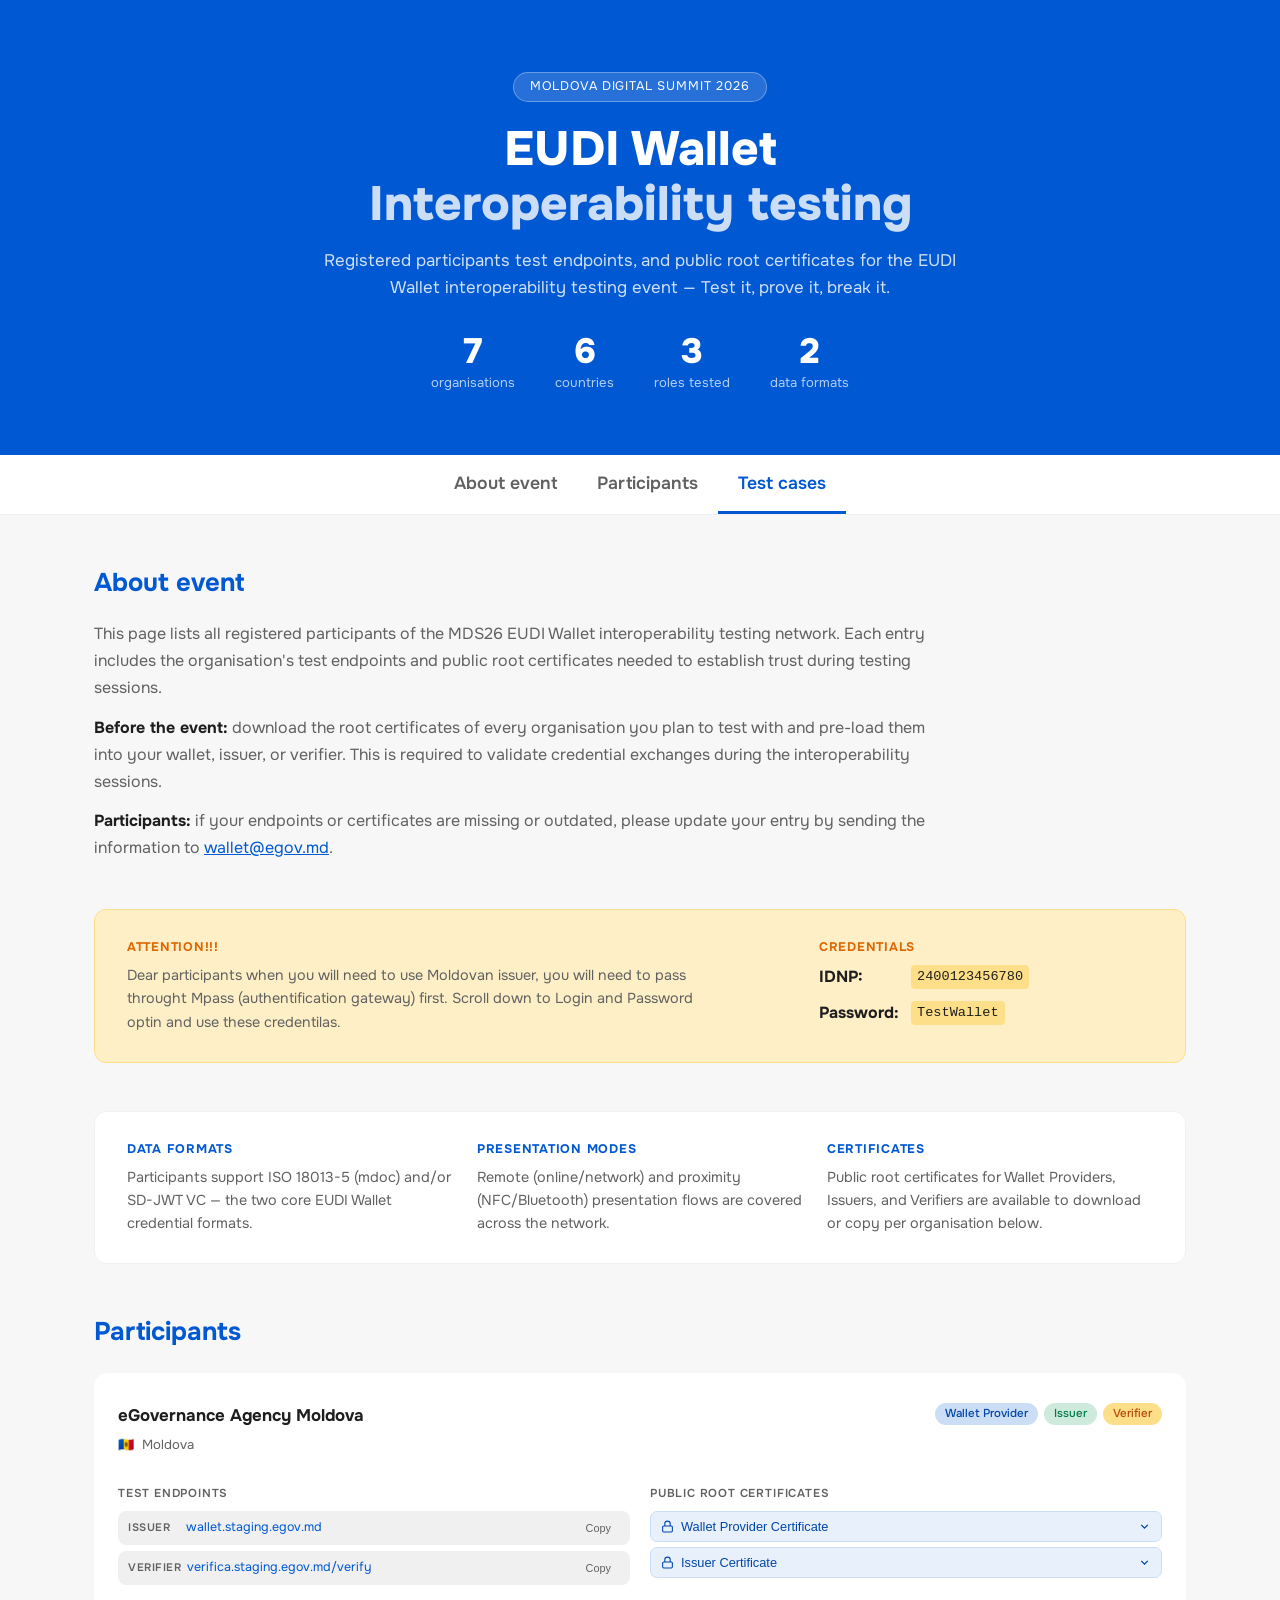
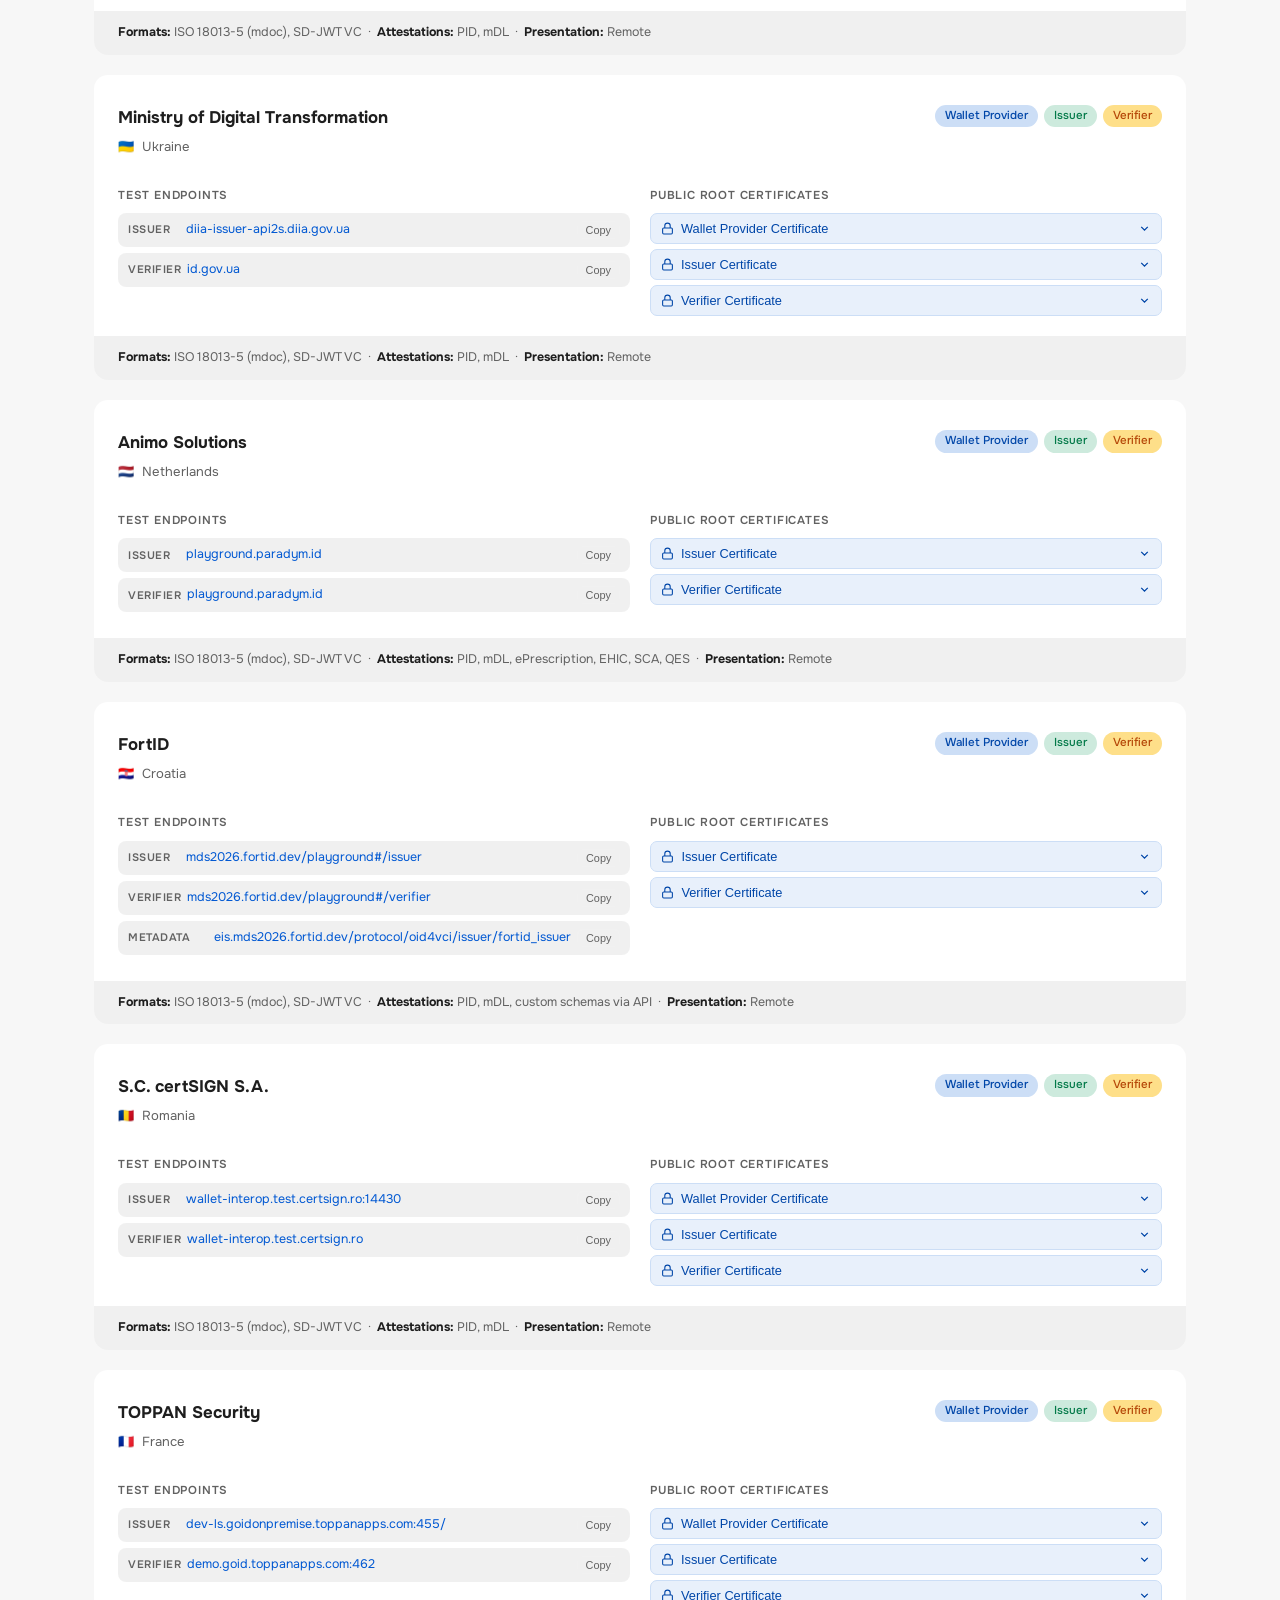
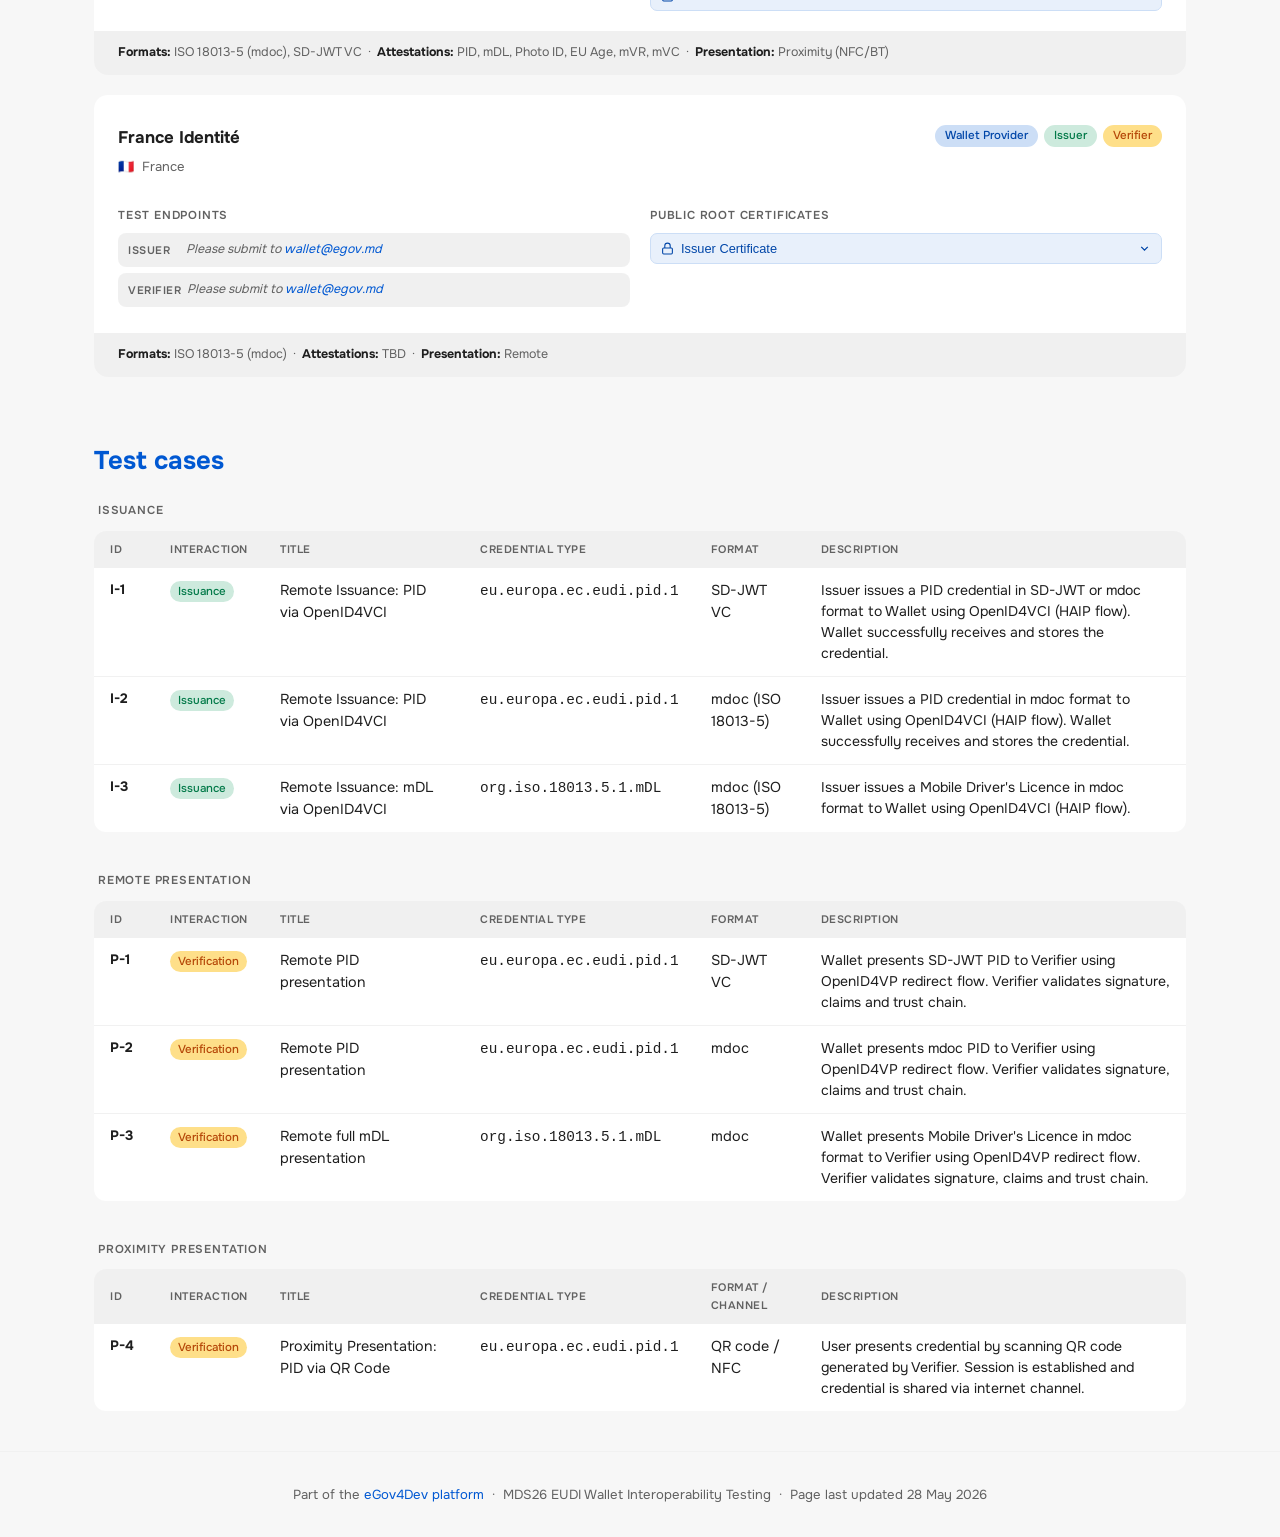
<file: docs/guides/evo-wallet/summit.html>
<!DOCTYPE html>
<html lang="en">
<head>
  <meta charset="UTF-8" />
  <meta name="viewport" content="width=device-width, initial-scale=1.0" />
  <title>MDS26 EUDI Wallet Interoperability – Participants</title>
  <link rel="preconnect" href="https://fonts.googleapis.com" />
  <link rel="preconnect" href="https://fonts.gstatic.com" crossorigin />
  <link href="https://fonts.googleapis.com/css2?family=Onest:wght@400;500;600;700;800&display=swap" rel="stylesheet" />
  <style>
    *, *::before, *::after { box-sizing: border-box; margin: 0; padding: 0; }

    :root {
      /* Moldova DS color tokens */
      --white: #ffffff;
      --gray-100: #F5F5F5;
      --gray-200: #F1F1F1;
      --gray-300: #B2B2B2;
      --gray-400: #757575;
      --gray-500: #616161;
      --gray-600: #444444;
      --gray-700: #383838;
      --gray-800: #2C2C2C;
      --gray-900: #1E1E1E;
      --blue-sky-100: #E8F0FB;
      --blue-sky-200: #CCDEF6;
      --blue-sky-300: #99BCED;
      --blue-sky-400: #669BE4;
      --blue-sky-500: #3379DB;
      --blue-sky-600: #0058D2;
      --blue-sky-700: #0046A8;
      --blue-sky-800: #00357E;
      --blue-sky-900: #00295A;
      --green-100: #E6F5EE;
      --green-200: #CDEADD;
      --green-300: #9AD6BB;
      --green-600: #039855;
      --green-700: #027948;
      --green-800: #05603A;
      --apricot-100: #FEEFC6;
      --apricot-200: #FEDF89;
      --apricot-600: #DC6803;
      --apricot-700: #B54708;
      --apricot-800: #93370D;
      --bg: var(--gray-100);
      --surface: #ffffff;
      --border: var(--gray-200);
      --accent: var(--blue-sky-600);
      --accent-light: var(--blue-sky-100);
      --accent2: var(--green-600);
      --text: var(--gray-900);
      --muted: var(--gray-500);
      --tag-wallet: var(--blue-sky-200);
      --tag-issuer: var(--green-200);
      --tag-verifier: var(--apricot-200);
      --tag-wallet-t: var(--blue-sky-700);
      --tag-issuer-t: var(--green-700);
      --tag-verifier-t: var(--apricot-700);
    }

    body {
      font-family: 'Onest', system-ui, sans-serif;
      background: rgba(0,0,0,.03);
      color: var(--text);
      line-height: 1.6;
    }

    /* ── HERO ── */
    .hero {
      background: var(--blue-sky-600) !important;
      color: #fff !important;
      padding: 72px 24px 60px;
      text-align: center;
    }
    .hero-badge {
      display: inline-block;
      background: rgba(255,255,255,.15);
      border: 1px solid rgba(255,255,255,.3);
      border-radius: 20px;
      padding: 4px 16px;
      font-size: .78rem;
      letter-spacing: .08em;
      text-transform: uppercase;
      margin-bottom: 20px;
    }
    .hero h1 {
      font-family: 'Onest', system-ui, sans-serif;
      font-size: clamp(1.8rem, 4vw, 3rem);
      font-weight: 800;
      line-height: 1.15;
      margin-bottom: 16px;
    }
    .hero h1 span { color: var(--blue-sky-200); }
    .hero p {
      font-size: 1.05rem;
      color: rgba(255,255,255,.82);
      max-width: 640px;
      margin: 0 auto 32px;
    }
    .hero-stats {
      display: flex;
      justify-content: center;
      gap: 40px;
      flex-wrap: wrap;
    }
    .stat { text-align: center; }
    .stat strong {
      display: block;
      font-family: 'Onest', system-ui, sans-serif;
      font-size: 2.2rem;
      font-weight: 800;
      line-height: 1;
    }
    .stat span { font-size: .82rem; color: rgba(255,255,255,.7); }

    /* ── INTRO ── */
    .intro {
      max-width: 1140px;
      margin: 48px auto 0;
      padding: 0 24px;
    }
    .intro-card {
      background: var(--surface);
      border: 1px solid var(--border);
      border-radius: 12px;
      padding: 28px 32px;
      display: grid;
      grid-template-columns: 1fr 1fr 1fr;
      gap: 24px;
    }
    @media (max-width: 640px) { .intro-card { grid-template-columns: 1fr; } }
    .intro-item h3 {
      font-family: 'Onest', system-ui, sans-serif;
      font-size: .78rem;
      font-weight: 700;
      letter-spacing: .06em;
      text-transform: uppercase;
      color: var(--accent);
      margin-bottom: 6px;
    }
    .intro-item p { font-size: .9rem; color: var(--muted); }

    /* ── STICKY NAV ── */
    .page-nav {
      position: sticky;
      top: 0;
      z-index: 100;
      background: #ffffff;
      border-bottom: 1px solid var(--border);
      width: 100%;
      overflow-x: auto;
    }
    .page-nav-inner {
      max-width: 1140px;
      margin: 0 auto;
      padding: 0 16px;
      display: flex;
      justify-content: center;
      gap: 0;
      white-space: nowrap;
    }
    .page-nav a {
      display: inline-block;
      padding: 14px 20px;
      font-size: 1.1rem;
      font-weight: 600;
      color: var(--muted);
      text-decoration: none;
      border-bottom: 3px solid transparent;
      transition: color 0.15s, border-color 0.15s;
      white-space: nowrap;
    }
    .page-nav a:hover {
      color: var(--text);
      text-decoration: none;
    }
    .page-nav a.active {
      color: var(--accent);
      border-bottom-color: var(--blue-sky-600);
      font-weight: 600;
    }
    @media (max-width: 480px) {
      .page-nav-inner { justify-content: center; }
      .page-nav a { padding: 12px 14px; font-size: 0.95rem; }
    }
    /* offset anchor scroll to clear sticky nav + 50px breathing room */
    #section-about,
    #section-participants,
    #section-testcases {
      scroll-margin-top: calc(var(--nav-height, 50px) + 50px);
    }

    /* ── TEST CASE TABLE ── */
    .tc-group {
      max-width: 1140px;
      margin: 0 auto 40px;
      padding: 0 24px;
    }
    .tc-group-title {
      font-size: 0.72rem;
      font-weight: 600;
      letter-spacing: 0.07em;
      text-transform: uppercase;
      color: var(--muted);
      margin-bottom: 10px;
      padding-left: 4px;
    }
    .tc-table {
      width: 100%;
      border-collapse: collapse;
      background: var(--surface);
      border-radius: 12px;
      overflow: hidden;
      font-size: 0.9rem;
    }
    .tc-table thead th {
      background: rgba(0,0,0,.06);
      color: var(--gray-500);
      font-weight: 600;
      font-size: 0.68rem;
      text-transform: uppercase;
      letter-spacing: 0.05em;
      padding: 10px 16px;
      text-align: left;
    }
    .tc-table td {
      padding: 12px 16px;
      border-bottom: 1px solid var(--border);
      vertical-align: top;
      color: var(--text);
      line-height: 1.5;
    }
    .tc-table tr:last-child td { border-bottom: none; }
    .tc-table tbody tr:hover td { background: #f9fafb; }
    .tc-id {
      font-weight: 700;
      color: var(--accent);
      white-space: nowrap;
      font-size: 0.85rem;
    }
    .tc-badge {
      display: inline-block;
      font-size: 0.72rem;
      font-weight: 500;
      padding: 2px 8px;
      border-radius: 20px;
      white-space: nowrap;
    }
    .tc-badge-issue   { background: var(--green-200);   color: var(--green-700); }
    .tc-badge-verify  { background: var(--apricot-200); color: var(--apricot-700); }
    .tc-badge-both    { background: var(--blue-sky-200); color: var(--blue-sky-700); }
    .tc-badge-security{ background: #fef2f2; color: #b91c1c; }
    .tc-badge-optional{ background: var(--gray-200); color: var(--gray-600); }
    .tc-desc { color: var(--muted); font-size: 0.875rem; margin-top: 3px; }

    /* Mobile: horizontal scroll */
    @media (max-width: 640px) {
      .tc-group { padding: 0 16px; }
      .tc-table-wrap { overflow-x: auto; -webkit-overflow-scrolling: touch; border-radius: 12px; }
      .tc-table { min-width: 640px; border-radius: 0; }
    }

    /* ── SECTION HEADER ── */
    .section-header {
      max-width: 1140px;
      margin: 48px auto 20px;
      padding: 0 24px;
    }
    .section-header h2 {
      font-family: 'Onest', system-ui, sans-serif;
      font-size: 1.6rem;
      font-weight: 700;
      color: var(--blue-sky-600);
      display: flex;
      align-items: center;
      gap: 10px;
    }
    /* ── PARTICIPANT CARDS ── */
    .cards {
      max-width: 1140px;
      margin: 0 auto 64px;
      padding: 0 24px;
      display: flex;
      flex-direction: column;
      gap: 20px;
    }

    .card {
      background: var(--surface);
      border-radius: 14px;
      overflow: hidden;
      transition: box-shadow .2s;
    }
    .card:hover { box-shadow: 0 4px 24px rgba(0,0,0,.1); }

    .card-head {
      padding: 30px 24px 10px;
      display: flex;
      align-items: flex-start;
      gap: 16px;
      flex-wrap: wrap;
    }
    .org-logo {
      width: 40px;
      height: 40px;
      border-radius: 50%;
      background: var(--accent);
      color: #ffffff;
      display: inline-flex;
      align-items: center;
      justify-content: center;
      font-family: 'Onest', system-ui, sans-serif;
      font-weight: 600;
      font-size: 0.875rem;
      line-height: 1;
      flex-shrink: 0;
      user-select: none;
    }
    .org-info { flex: 1; min-width: 160px; }
    .org-info h3 {
      font-family: 'Onest', system-ui, sans-serif;
      font-size: 1.05rem;
      font-weight: 700;
    }
    .org-meta {
      display: flex;
      align-items: center;
      gap: 8px;
      margin-top: 4px;
      flex-wrap: wrap;
    }
    .country-flag { font-size: .9rem; }
    .org-meta span { font-size: .82rem; color: var(--muted); }
    .roles { display: flex; gap: 6px; flex-wrap: wrap; }
    .role-tag {
      font-size: .72rem;
      font-weight: 500;
      padding: 2px 10px;
      border-radius: 20px;
    }
    .role-wallet  { background: var(--tag-wallet);   color: var(--tag-wallet-t); }
    .role-issuer  { background: var(--tag-issuer);   color: var(--tag-issuer-t); }
    .role-verifier{ background: var(--tag-verifier); color: var(--tag-verifier-t); }

    .card-body {
      padding: 20px 24px;
      display: grid;
      grid-template-columns: 1fr 1fr;
      gap: 20px;
    }
    @media (max-width: 600px) { .card-body { grid-template-columns: 1fr; } }

    .field-group h4 {
      font-size: .72rem;
      font-weight: 600;
      text-transform: uppercase;
      letter-spacing: .07em;
      color: var(--muted);
      margin-bottom: 8px;
    }

    .url-row {
      display: flex;
      align-items: center;
      gap: 6px;
      background: rgba(0,0,0,.06);
      border-radius: 8px;
      padding: 7px 10px;
      margin-bottom: 6px;
    }
    .url-label {
      font-size: .68rem;
      font-weight: 600;
      text-transform: uppercase;
      letter-spacing: .05em;
      color: var(--gray-500);
      flex-shrink: 0;
      min-width: 52px;
    }
    .url-text {
      font-size: .78rem;
      color: var(--text);
      overflow: hidden;
      text-overflow: ellipsis;
      white-space: nowrap;
      flex: 1;
    }
    .url-text a { color: var(--accent); text-decoration: none; }
    .url-text a:hover { text-decoration: underline; }
    .copy-btn {
      flex-shrink: 0;
      background: none;
      border: 1px solid var(--border);
      border-radius: 5px;
      padding: 2px 8px;
      font-size: .68rem;
      cursor: pointer;
      color: var(--muted);
      transition: all .15s;
    }
    .copy-btn:hover { background: var(--accent); color: #fff; border-color: var(--accent); }
    .copy-btn.copied { background: var(--accent2); color: #fff; border-color: var(--accent2); }

    .na-text { font-size: .82rem; color: var(--muted); font-style: italic; }

    /* ── CERT DROPDOWN ── */
    .cert-list { display: flex; flex-direction: column; gap: 5px; }
    .cert-toggle {
      width: 100%;
      display: flex;
      align-items: center;
      justify-content: space-between;
      gap: 8px;
      padding: 7px 10px;
      background: var(--blue-sky-100);
      border: 1px solid var(--blue-sky-200);
      border-radius: 7px;
      cursor: pointer;
      font-size: .8rem;
      font-weight: 500;
      color: var(--blue-sky-700);
      text-align: left;
      transition: background .15s, border-radius .15s;
    }
    .cert-toggle:hover { background: var(--blue-sky-200); }
    .cert-toggle.open { border-radius: 7px 7px 0 0; background: var(--blue-sky-200); }
    .cert-toggle-left { display: flex; align-items: center; gap: 7px; }
    .cert-toggle-right { display: flex; align-items: center; gap: 6px; flex-shrink: 0; }
    .cert-chevron { transition: transform .2s; flex-shrink: 0; }
    .cert-toggle.open .cert-chevron { transform: rotate(180deg); }
    .cert-panel {
      display: none;
      border: 1px solid var(--blue-sky-200);
      border-top: none;
      border-radius: 0 0 7px 7px;
      background: #f8faff;
      padding: 10px;
    }
    .cert-panel.open { display: block; }
    .cert-pem {
      font-family: 'Courier New', Courier, monospace;
      font-size: .68rem;
      line-height: 1.55;
      color: var(--blue-sky-800);
      white-space: pre-wrap;
      word-break: break-all;
      background: var(--blue-sky-100);
      border: 1px solid var(--blue-sky-200);
      border-radius: 5px;
      padding: 10px 12px;
      max-height: 160px;
      overflow-y: auto;
      margin-bottom: 8px;
    }
    .cert-actions { display: flex; gap: 7px; justify-content: flex-end; }
    .cert-action-btn {
      display: flex; align-items: center; gap: 5px;
      font-size: .72rem; font-weight: 500;
      padding: 4px 12px;
      border-radius: 5px;
      cursor: pointer;
      transition: all .15s;
      text-decoration: none;
    }
    .cert-copy-btn {
      background: var(--blue-sky-600);
      color: #fff;
      border: 1px solid var(--blue-sky-600);
    }
    .cert-copy-btn:hover { background: var(--blue-sky-700); }
    .cert-copy-btn.copied { background: var(--green-700); border-color: var(--green-700); }
    .cert-dl-btn {
      background: #fff;
      color: var(--blue-sky-600);
      border: 1px solid var(--blue-sky-200);
    }
    .cert-dl-btn:hover { background: var(--blue-sky-100); }

    .formats-list {
      display: flex;
      flex-wrap: wrap;
      gap: 5px;
    }
    .format-tag {
      font-size: .7rem;
      padding: 2px 8px;
      border-radius: 4px;
      background: #f3f4f6;
      color: #374151;
      border: 1px solid #e5e7eb;
    }

    .card-footer {
      padding: 12px 24px;
      background: rgba(0,0,0,.06);
      font-size: .78rem;
      color: var(--muted);
    }
    .card-footer strong { color: var(--text); }

    /* ── FOOTER ── */
    footer {
      text-align: center;
      padding: 32px 24px;
      font-size: .82rem;
      color: var(--muted);
      border-top: 1px solid var(--border);
    }
    footer a { color: var(--accent); text-decoration: none; }
  </style>
</head>
<body>

<!-- ── HERO ── -->
<section class="hero">
  <div class="hero-badge">Moldova Digital Summit 2026</div>
  <h1>EUDI Wallet<br/><span>Interoperability testing</span></h1>
  <p>Registered participants test endpoints, and public root certificates for the EUDI Wallet interoperability testing event — Test it, prove it, break it.</p>
  <div class="hero-stats">
    <div class="stat"><strong>7</strong><span>organisations</span></div>
    <div class="stat"><strong>6</strong><span>countries</span></div>
    <div class="stat"><strong>3</strong><span>roles tested</span></div>
    <div class="stat"><strong>2</strong><span>data formats</span></div>
  </div>
</section>

<!-- ── STICKY NAV ── -->
<nav class="page-nav" id="page-nav">
  <div class="page-nav-inner">
    <a href="#section-about" class="active">About event</a>
    <a href="#section-participants">Participants</a>
    <a href="#section-testcases">Test cases</a>
  </div>
</nav>

<!-- ── PAGE INTRO ── -->
<div id="section-about" class="intro" style="margin-bottom: 0;">
  <div style="max-width: 850px;"> <!-- 70% of 1140px -->
  <h2 style="font-size: 1.6rem; font-weight: 700; color: var(--blue-sky-600); margin-bottom: 16px;">About event</h2>
  <p style="font-size: 1rem; color: var(--muted); line-height: 1.7; margin-bottom: 12px;">
    This page lists all registered participants of the MDS26 EUDI Wallet interoperability testing network. Each entry includes the organisation's test endpoints and public root certificates needed to establish trust during testing sessions.
  </p>
  <p style="font-size: 1rem; color: var(--muted); line-height: 1.7; margin-bottom: 12px;">
    <strong style="color: var(--text);">Before the event:</strong> download the root certificates of every organisation you plan to test with and pre-load them into your wallet, issuer, or verifier. This is required to validate credential exchanges during the interoperability sessions.
  </p>
  <p style="font-size: 1rem; color: var(--muted); line-height: 1.7; margin-bottom: 24px;">
    <strong style="color: var(--text);">Participants:</strong> if your endpoints or certificates are missing or outdated, please update your entry by sending the information to <a href="mailto:wallet@egov.md" style="color: var(--accent);">wallet@egov.md</a>.
  </p>
  </div>
</div>

<!-- ── Credentials ── -->
<div class="intro">
  <div class="intro-card" style="grid-template-columns: 2fr 1fr; background: var(--apricot-100); border-color: var(--apricot-200);">
    <div class="intro-item">
      <h3 style="color: var(--apricot-600);">Attention!!!</h3><p style="margin-right: 5rem;">Dear participants when you will need to use Moldovan issuer, you will need to pass throught Mpass (authentification gateway) first. Scroll down to Login and Password optin and use these credentilas.</p>
    </div>
    <div class="intro-item">
      <h3 style="color: var(--apricot-600);">Credentials</h3>
      <div style="display:flex;flex-direction:column;gap:10px;">
        <div style="display:flex;align-items:center;gap:12px;">
          <strong style="min-width:80px;">IDNP:</strong>
          <code onclick="copyValue(this,'2400123456780')" title="Click to copy" style="cursor:pointer;background:var(--apricot-200);border-radius:4px;padding:1px 6px;font-size:.85rem;">2400123456780</code>
        </div>
        <div style="display:flex;align-items:center;gap:12px;">
          <strong style="min-width:80px;">Password:</strong>
          <code onclick="copyValue(this,'TestWallet')" title="Click to copy" style="cursor:pointer;background:var(--apricot-200);border-radius:4px;padding:1px 6px;font-size:.85rem;">TestWallet</code>
        </div>
      </div>
    </div>
  </div>
</div>

<!-- ── INTRO ── -->
<div class="intro">
  <div class="intro-card">
    <div class="intro-item">
      <h3>Data formats</h3>
      <p>Participants support ISO 18013-5 (mdoc) and/or SD-JWT VC — the two core EUDI Wallet credential formats.</p>
    </div>
    <div class="intro-item">
      <h3>Presentation modes</h3>
      <p>Remote (online/network) and proximity (NFC/Bluetooth) presentation flows are covered across the network.</p>
    </div>
    <div class="intro-item">
      <h3>Certificates</h3>
      <p>Public root certificates for Wallet Providers, Issuers, and Verifiers are available to download or copy per organisation below.</p>
    </div>
  </div>
</div>

<!-- ── PARTICIPANTS ── -->
<div id="section-participants" class="section-header">
  <h2>Participants</h2>
</div>

<div class="cards">

  <!-- ── eGovernance Agency Moldova ── -->
  <div class="card">
    <div class="card-head">
      <div class="org-info">
        <h3>eGovernance Agency Moldova</h3>
        <div class="org-meta">
          <span class="country-flag">🇲🇩</span>
          <span>Moldova</span>
        </div>
      </div>
      <div class="roles">
        <span class="role-tag role-wallet">Wallet Provider</span>
        <span class="role-tag role-issuer">Issuer</span>
        <span class="role-tag role-verifier">Verifier</span>
      </div>
    </div>
    <div class="card-body">
      <div class="field-group">
        <h4>Test Endpoints</h4>
        <div class="url-row">
          <span class="url-label">Issuer</span>
          <span class="url-text"><a href="https://wallet.staging.egov.md" target="_blank" rel="noopener">wallet.staging.egov.md</a></span>
          <button class="copy-btn" onclick="copyUrl(this,'https://wallet.staging.egov.md')">Copy</button>
        </div>
        <div class="url-row">
          <span class="url-label">Verifier</span>
          <span class="url-text"><a href="https://verifica.staging.egov.md/verify" target="_blank" rel="noopener">verifica.staging.egov.md/verify</a></span>
          <button class="copy-btn" onclick="copyUrl(this,'https://verifica.staging.egov.md/verify')">Copy</button>
        </div>
      </div>
      <div class="field-group">
        <h4>Public Root Certificates</h4>
        <div class="cert-list">
          <div class="cert-item">
            <button class="cert-toggle" onclick="toggleCert(this)">
              <span class="cert-toggle-left">
                <svg width="13" height="13" fill="none" stroke="currentColor" stroke-width="2" viewBox="0 0 24 24"><rect x="3" y="11" width="18" height="11" rx="2"/><path d="M7 11V7a5 5 0 0 1 10 0v4"/></svg>
                Wallet Provider Certificate
              </span>
              <svg class="cert-chevron" width="13" height="13" fill="none" stroke="currentColor" stroke-width="2.5" viewBox="0 0 24 24"><polyline points="6 9 12 15 18 9"/></svg>
            </button>
            <div class="cert-panel">
              <pre class="cert-pem" id="egov-md-wallet-cert">-----BEGIN CERTIFICATE-----
MIICGzCCAcCgAwIBAgIUatvXNxfYzkISrqHSrudsYBC/9UwwCgYIKoZIzj0EAwIw
STELMAkGA1UEBhMCTUQxHDAaBgNVBAoME2UtR292ZXJuYW5jZSBBZ2VuY3kxHDAa
BgNVBAMME1dhbGxldCBTdGFnaW5nIFJvb3QwIBcNMjUxMTIxMTIwOTA1WhgPMjA1
NTExMTQxMjA5MDRaMEkxCzAJBgNVBAYTAk1EMRwwGgYDVQQKDBNlLUdvdmVybmFu
Y2UgQWdlbmN5MRwwGgYDVQQDDBNXYWxsZXQgU3RhZ2luZyBSb290MFkwEwYHKoZI
zj0CAQYIKoZIzj0DAQcDQgAEEcVuPS4e4wu/BG8jUL3RIFqT6Y0cGxKFZWRIbAgB
Q6a1dQrpm+XBG4vGhPWMGecC4gJyyQjDHKfR/yI3GRmCE6OBgzCBgDASBgNVHRMB
Af8ECDAGAQH/AgEBMB8GA1UdIwQYMBaAFBTymsp2jYDLji/uu6wa0V2hzcJgMB0G
A1UdDgQWBBQU8prKdo2Ay44v7rusGtFdoc3CYDAaBgNVHRAEEzARgQ8yMDQwMTEx
NzEyMDkwNVowDgYDVR0PAQH/BAQDAgEGMAoGCCqGSM49BAMCA0kAMEYCIQDWUWRr
HTUlaW9XJRpGO1vIs44TgNJtKdXou2+JTk6OZwIhAO6FYDzcwfd+/P2eSqyX6j8p
eDt+Q2sY+X1pr66bwqz2
-----END CERTIFICATE-----</pre>
              <div class="cert-actions">
                <button class="cert-action-btn cert-copy-btn" onclick="copyCert(this,'egov-md-wallet-cert')">Copy</button>
              </div>
            </div>
          </div>
          <div class="cert-item">
            <button class="cert-toggle" onclick="toggleCert(this)">
              <span class="cert-toggle-left">
                <svg width="13" height="13" fill="none" stroke="currentColor" stroke-width="2" viewBox="0 0 24 24"><rect x="3" y="11" width="18" height="11" rx="2"/><path d="M7 11V7a5 5 0 0 1 10 0v4"/></svg>
                Issuer Certificate
              </span>
              <svg class="cert-chevron" width="13" height="13" fill="none" stroke="currentColor" stroke-width="2.5" viewBox="0 0 24 24"><polyline points="6 9 12 15 18 9"/></svg>
            </button>
            <div class="cert-panel">
              <pre class="cert-pem" id="egov-md-issuer-cert">-----BEGIN CERTIFICATE-----
MIICGzCCAcCgAwIBAgIUatvXNxfYzkISrqHSrudsYBC/9UwwCgYIKoZIzj0EAwIw
STELMAkGA1UEBhMCTUQxHDAaBgNVBAoME2UtR292ZXJuYW5jZSBBZ2VuY3kxHDAa
BgNVBAMME1dhbGxldCBTdGFnaW5nIFJvb3QwIBcNMjUxMTIxMTIwOTA1WhgPMjA1
NTExMTQxMjA5MDRaMEkxCzAJBgNVBAYTAk1EMRwwGgYDVQQKDBNlLUdvdmVybmFu
Y2UgQWdlbmN5MRwwGgYDVQQDDBNXYWxsZXQgU3RhZ2luZyBSb290MFkwEwYHKoZI
zj0CAQYIKoZIzj0DAQcDQgAEEcVuPS4e4wu/BG8jUL3RIFqT6Y0cGxKFZWRIbAgB
Q6a1dQrpm+XBG4vGhPWMGecC4gJyyQjDHKfR/yI3GRmCE6OBgzCBgDASBgNVHRMB
Af8ECDAGAQH/AgEBMB8GA1UdIwQYMBaAFBTymsp2jYDLji/uu6wa0V2hzcJgMB0G
A1UdDgQWBBQU8prKdo2Ay44v7rusGtFdoc3CYDAaBgNVHRAEEzARgQ8yMDQwMTEx
NzEyMDkwNVowDgYDVR0PAQH/BAQDAgEGMAoGCCqGSM49BAMCA0kAMEYCIQDWUWRr
HTUlaW9XJRpGO1vIs44TgNJtKdXou2+JTk6OZwIhAO6FYDzcwfd+/P2eSqyX6j8p
eDt+Q2sY+X1pr66bwqz2
-----END CERTIFICATE-----</pre>
              <div class="cert-actions">
                <button class="cert-action-btn cert-copy-btn" onclick="copyCert(this,'egov-md-issuer-cert')">Copy</button>
              </div>
            </div>
          </div>
        </div>
      </div>
    </div>
    <div class="card-footer">
      <strong>Formats:</strong> ISO 18013-5 (mdoc), SD-JWT VC &nbsp;·&nbsp;
      <strong>Attestations:</strong> PID, mDL &nbsp;·&nbsp;
      <strong>Presentation:</strong> Remote
    </div>
  </div>

  <!-- ── Ministry of Digital Transformation, Ukraine ── -->
  <div class="card">
    <div class="card-head">
      <div class="org-info">
        <h3>Ministry of Digital Transformation</h3>
        <div class="org-meta">
          <span class="country-flag">🇺🇦</span>
          <span>Ukraine</span>
        </div>
      </div>
      <div class="roles">
        <span class="role-tag role-wallet">Wallet Provider</span>
        <span class="role-tag role-issuer">Issuer</span>
        <span class="role-tag role-verifier">Verifier</span>
      </div>
    </div>
    <div class="card-body">
      <div class="field-group">
        <h4>Test Endpoints</h4>
        <div class="url-row">
          <span class="url-label">Issuer</span>
          <span class="url-text"><a href="https://diia-issuer-api2s.diia.gov.ua/" target="_blank" rel="noopener">diia-issuer-api2s.diia.gov.ua</a></span>
          <button class="copy-btn" onclick="copyUrl(this,'https://diia-issuer-api2s.diia.gov.ua/')">Copy</button>
        </div>
        <div class="url-row">
          <span class="url-label">Verifier</span>
          <span class="url-text"><a href="https://id.gov.ua/?response_type=code&client_id=9bb72c783d673d0daa535ca700360b8e&state=e1ab5c6f9ad4c4136a81939eabb395ec-4d96449d97a908e3b4c8f23be0a87e1c&redirect_uri=https%3A%2F%2Feu.iit.com.local%2Fdologincallback" target="_blank" rel="noopener">id.gov.ua</a></span>
          <button class="copy-btn" onclick="copyUrl(this,'https://id.gov.ua/?response_type=code&client_id=9bb72c783d673d0daa535ca700360b8e&state=e1ab5c6f9ad4c4136a81939eabb395ec-4d96449d97a908e3b4c8f23be0a87e1c&redirect_uri=https%3A%2F%2Feu.iit.com.local%2Fdologincallback')">Copy</button>
        </div>
      </div>
      <div class="field-group">
        <h4>Public Root Certificates</h4>
        <div class="cert-list">
          <div class="cert-item">
            <button class="cert-toggle" onclick="toggleCert(this)">
              <span class="cert-toggle-left">
                <svg width="13" height="13" fill="none" stroke="currentColor" stroke-width="2" viewBox="0 0 24 24"><rect x="3" y="11" width="18" height="11" rx="2"/><path d="M7 11V7a5 5 0 0 1 10 0v4"/></svg>
                Wallet Provider Certificate
              </span>
              <svg class="cert-chevron" width="13" height="13" fill="none" stroke="currentColor" stroke-width="2.5" viewBox="0 0 24 24"><polyline points="6 9 12 15 18 9"/></svg>
            </button>
            <div class="cert-panel">
              <pre class="cert-pem" id="ua-wallet-cert">-----BEGIN CERTIFICATE-----
MIIE2zCCBIGgAwIBAgIUbA2+gl0BMkoEAAAAgBSpAazFxgUwCgYIKoZIzj0EAwIw
gdgxIDAeBgNVBAoMF1N0YXRlIGVudGVycHJpc2UgIkRJSUEiMTAwLgYDVQQLDCdE
ZXBhcnRtZW50IG9mIEVsZWN0cm9uaWMgVHJ1c3QgU2VydmljZXMxMjAwBgNVBAMM
KSJESUlBIi4gUXVhbGlmaWVkIFRydXN0IFNlcnZpY2VzIFByb3ZpZGVyMRkwFwYD
VQQFExBVQS00MzM5NTAzMy0yNTAzMQswCQYDVQQGEwJVQTENMAsGA1UEBwwES3lp
djEXMBUGA1UEYQwOTlRSVUEtNDMzOTUwMzMwHhcNMjYwNjAyMjEwMDAwWhcNMjgw
NjAyMjA1OTU5WjCBgjESMBAGA1UECgwJRGlpYSBUZXN0MSQwIgYDVQQDDBtEaWlh
IFdhbGxldEF0dGVzdGF0aW9uIFRlc3QxETAPBgNVBAUTCDI3ODU4MDQ4MQswCQYD
VQQGEwJVQTENMAsGA1UEBwwES3lpdjEXMBUGA1UEYQwOTlRSVUEtNDMzOTUwMzMw
WTATBgcqhkjOPQIBBggqhkjOPQMBBwNCAATHRbzG8Lrme7IT25Kf446Q1sbCJ+Jp
ZfcbXVZZmv9iqXJ89VugtGc4ulvoif6tt59E3/fnGBizSh1B0GagP87Xo4ICezCC
AncwHQYDVR0OBBYEFCpVe2pDcxXMoSbVMLrxIhnNDntqMB8GA1UdIwQYMBaAFOwN
voJdATJK6zI/WK7HTj9cAJ8RMA4GA1UdDwEB/wQEAwIHgDBGBgNVHSAEPzA9MDsG
CSqGJAIBAQECAjAuMCwGCCsGAQUFBwIBFiBodHRwczovL2NhLmRpaWEuZ292LnVh
L3JlZ2xhbWVudDAJBgNVHRMEAjAAMD8GCCsGAQUFBwEDBDMwMTAIBgYEAI5GAQEw
DgYGBACORgEHMAQTAlVBMBUGCCsGAQUFBwsCMAkGBwQAi+xJAQIwKQYDVR0RBCIw
IIIOY2EuZGlpYS5nb3YudWGBDmNhQGRpaWEuZ292LnVhMEkGA1UdHwRCMEAwPqA8
oDqGOGh0dHA6Ly9jYS5kaWlhLmdvdi51YS9kb3dubG9hZC9jcmxzL0NBLUVDMERC
RTgyLUZ1bGwuY3JsMEoGA1UdLgRDMEEwP6A9oDuGOWh0dHA6Ly9jYS5kaWlhLmdv
di51YS9kb3dubG9hZC9jcmxzL0NBLUVDMERCRTgyLURlbHRhLmNybDCBhwYIKwYB
BQUHAQEEezB5MDAGCCsGAQUFBzABhiRodHRwOi8vY2EuZGlpYS5nb3YudWEvc2Vy
dmljZXMvb2NzcC8wRQYIKwYBBQUHMAKGOWh0dHA6Ly9jYS5kaWlhLmdvdi51YS91
cGxvYWRzL2NlcnRpZmljYXRlcy9kaWlhX2VjZHNhLnA3YjBFBggrBgEFBQcBCwQ5
MDcwNQYIKwYBBQUHMAOGKWh0dHA6Ly9jYS5kaWlhLmdvdi51YS9zZXJ2aWNlcy90
c3AvZWNkc2EvMAoGCCqGSM49BAMCA0gAMEUCICmdFwRBY7TqM0KDPpuRQNEO4ky4
tStBpkRMk/+/5ruYAiEA/3gENckGT20iGmpZceu3+JiBXJGVkcP7SjWP1vhFG0U=
-----END CERTIFICATE-----</pre>
              <div class="cert-actions">
                <button class="cert-action-btn cert-copy-btn" onclick="copyCert(this,'ua-wallet-cert')">Copy</button>
              </div>
            </div>
          </div>
          <div class="cert-item">
            <button class="cert-toggle" onclick="toggleCert(this)">
              <span class="cert-toggle-left">
                <svg width="13" height="13" fill="none" stroke="currentColor" stroke-width="2" viewBox="0 0 24 24"><rect x="3" y="11" width="18" height="11" rx="2"/><path d="M7 11V7a5 5 0 0 1 10 0v4"/></svg>
                Issuer Certificate
              </span>
              <svg class="cert-chevron" width="13" height="13" fill="none" stroke="currentColor" stroke-width="2.5" viewBox="0 0 24 24"><polyline points="6 9 12 15 18 9"/></svg>
            </button>
            <div class="cert-panel">
              <pre class="cert-pem" id="ua-issuer-cert">-----BEGIN CERTIFICATE-----
MIIFBTCCBKqgAwIBAgIUbA2+gl0BMkoEAAAA8UuoAYfCxgUwCgYIKoZIzj0EAwIw
gdgxIDAeBgNVBAoMF1N0YXRlIGVudGVycHJpc2UgIkRJSUEiMTAwLgYDVQQLDCdE
ZXBhcnRtZW50IG9mIEVsZWN0cm9uaWMgVHJ1c3QgU2VydmljZXMxMjAwBgNVBAMM
KSJESUlBIi4gUXVhbGlmaWVkIFRydXN0IFNlcnZpY2VzIFByb3ZpZGVyMRkwFwYD
VQQFExBVQS00MzM5NTAzMy0yNTAzMQswCQYDVQQGEwJVQTENMAsGA1UEBwwES3lp
djEXMBUGA1UEYQwOTlRSVUEtNDMzOTUwMzMwHhcNMjYwNjAyMjIxNTA5WhcNMjgw
NjAyMjIxNTA5WjBeMRIwEAYDVQQKDAlEaWlhIFRlc3QxGTAXBgNVBAMMEERpaWEg
SXNzdWVyIFRlc3QxETAPBgNVBAUTCDI3ODA2NzA1MQswCQYDVQQGEwJVQTENMAsG
A1UEBwwES3lpdjBZMBMGByqGSM49AgEGCCqGSM49AwEHA0IABKWfQZsefmhonIy9
kbq+YQFUDJjjo2+K6eCqSV0huWKM0uUKuSywxEOqOY/p/fBvnFafL2NalwcQPfyh
lXd/b3ajggLJMIICxTAdBgNVHQ4EFgQU5bizqpGIWHBPbyUE25L5S0uP7TAwHwYD
VR0jBBgwFoAU7A2+gl0BMkrrMj9YrsdOP1wAnxEwDgYDVR0PAQH/BAQDAgeAMBIG
A1UdJQQLMAkGByiBjF0FAQIwRgYDVR0gBD8wPTA7BgkqhiQCAQEBAgIwLjAsBggr
BgEFBQcCARYgaHR0cHM6Ly9jYS5kaWlhLmdvdi51YS9yZWdsYW1lbnQwCQYDVR0T
BAIwADA1BggrBgEFBQcBAwQpMCcwCAYGBACORgEBMA4GBgQAjkYBBzAEEwJVQTAL
BgkqhiQCAQEBAgEwPgYDVR0RBDcwNYIOY2EuZGlpYS5nb3YudWGBDmNhQGRpaWEu
Z292LnVhoBMGCisGAQQBgjcUAgOgBQwDMjAyME0GA1UdHwRGMEQwQqBAoD6GPGh0
dHA6Ly9jYS5kaWlhLmdvdi51YS9kb3dubG9hZC9jcmxzL0NBLUVDMERCRTgyLUZ1
bGwtUzczLmNybDBOBgNVHS4ERzBFMEOgQaA/hj1odHRwOi8vY2EuZGlpYS5nb3Yu
dWEvZG93bmxvYWQvY3Jscy9DQS1FQzBEQkU4Mi1EZWx0YS1TNzMuY3JsMIGHBggr
BgEFBQcBAQR7MHkwMAYIKwYBBQUHMAGGJGh0dHA6Ly9jYS5kaWlhLmdvdi51YS9z
ZXJ2aWNlcy9vY3NwLzBFBggrBgEFBQcwAoY5aHR0cDovL2NhLmRpaWEuZ292LnVh
L3VwbG9hZHMvY2VydGlmaWNhdGVzL2RpaWFfZWNkc2EucDdiMEUGCCsGAQUFBwEL
BDkwNzA1BggrBgEFBQcwA4YpaHR0cDovL2NhLmRpaWEuZ292LnVhL3NlcnZpY2Vz
L3RzcC9lY2RzYS8wJQYDVR0JBB4wHDAaBgwqhiQCAQEBCwEEAgExChMINDMzOTUw
MzMwCgYIKoZIzj0EAwIDSQAwRgIhAN1PkSH5VpC+vvF6vIKtwuJBO5vDEz6eL+f2
wz+LAYsAAiEA73Glx62CdbTtOytxPhYN4CeSB4usmLtREFrCtIfzMsI=
-----END CERTIFICATE-----</pre>
              <div class="cert-actions">
                <button class="cert-action-btn cert-copy-btn" onclick="copyCert(this,'ua-issuer-cert')">Copy</button>
              </div>
            </div>
          </div>
          <div class="cert-item">
            <button class="cert-toggle" onclick="toggleCert(this)">
              <span class="cert-toggle-left">
                <svg width="13" height="13" fill="none" stroke="currentColor" stroke-width="2" viewBox="0 0 24 24"><rect x="3" y="11" width="18" height="11" rx="2"/><path d="M7 11V7a5 5 0 0 1 10 0v4"/></svg>
                Verifier Certificate
              </span>
              <svg class="cert-chevron" width="13" height="13" fill="none" stroke="currentColor" stroke-width="2.5" viewBox="0 0 24 24"><polyline points="6 9 12 15 18 9"/></svg>
            </button>
            <div class="cert-panel">
              <pre class="cert-pem" id="ua-verifier-cert">-----BEGIN CERTIFICATE-----
MIIFCjCCBLGgAwIBAgIRAPOthX06hoawdjcQK6hgLEAwCgYIKoZIzj0EAwIwYDEL
MAkGA1UEBhMCR0IxGDAWBgNVBAoTD1NlY3RpZ28gTGltaXRlZDE3MDUGA1UEAxMu
U2VjdGlnbyBQdWJsaWMgU2VydmVyIEF1dGhlbnRpY2F0aW9uIENBIE9WIEUzNjAe
Fw0yNjA1MjUwMDAwMDBaFw0yNjEyMDkyMzU5NTlaMFIxCzAJBgNVBAYTAlVBMQ0w
CwYDVQQIEwRLeWl2MSAwHgYDVQQKDBdTVEFURSBFTlRFUlBSSVNFICJESUlBIjES
MBAGA1UEAxMJaWQuZ292LnVhMFkwEwYHKoZIzj0CAQYIKoZIzj0DAQcDQgAEwQrf
3iZ+U5weI5sJ57oRl6XqvAiUv3KnyV6/Wn0nzMeZfFk4jjMAhFhvc6zOOetRbXnk
HqS36bqhlGc33nx+paOCA1gwggNUMB8GA1UdIwQYMBaAFEw4eiU0a/35jxpgHJJx
qmf5gjfrMB0GA1UdDgQWBBQTbJU1yUEOKzuD12yLUfdfTMza5DAOBgNVHQ8BAf8E
BAMCB4AwDAYDVR0TAQH/BAIwADAdBgNVHSUEFjAUBggrBgEFBQcDAQYIKwYBBQUH
AwIwSgYDVR0gBEMwQTA1BgwrBgEEAbIxAQIBAwQwJTAjBggrBgEFBQcCARYXaHR0
cHM6Ly9zZWN0aWdvLmNvbS9DUFMwCAYGZ4EMAQICMFQGA1UdHwRNMEswSaBHoEWG
Q2h0dHA6Ly9jcmwuc2VjdGlnby5jb20vU2VjdGlnb1B1YmxpY1NlcnZlckF1dGhl
bnRpY2F0aW9uQ0FPVkUzNi5jcmwwgYQGCCsGAQUFBwEBBHgwdjBPBggrBgEFBQcw
AoZDaHR0cDovL2NydC5zZWN0aWdvLmNvbS9TZWN0aWdvUHVibGljU2VydmVyQXV0
aGVudGljYXRpb25DQU9WRTM2LmNydDAjBggrBgEFBQcwAYYXaHR0cDovL29jc3Au
c2VjdGlnby5jb20wIwYDVR0RBBwwGoIJaWQuZ292LnVhgg13d3cuaWQuZ292LnVh
MIIBhQYKKwYBBAHWeQIEAgSCAXUEggFxAW8AdQDXbX0Q0af1d8LH6V/XAL/5gskz
WmXh0LMBcxfAyMVpdwAAAZ5eBn9GAAAEAwBGMEQCIF4vWfHWCQYSrb62llNvPP5B
6/CKAuGYoRq4yts+7VSEAiAE6O7kOreV+K6lObE0Mr0z7Jm6UIwV196KZ2stB19Y
uwB2AMijxH/Hs625NWsBP2p6Em3jOk5DpcZG+ZetOXWZHc+aAAABnl4Gf48AAAQD
AEcwRQIhAJoKZ4PfgUbAJzUiJYrjA36KKe08i09641It4wprS812AiBWrg1wVSlv
Aj9R9vzNf8xx9GH1VbqmnFpV+VSbGgAwGQB+AGz+UBlDqF6pFrxS0TPk3Mke8UEc
fSWEINFzgJ4YGOs6AAABnl4GgXEACAAABQANNir4BAMARzBFAiAdi85HRPgrRDCS
b2hxiZwTRs5Muwt/AchdJ9IUJel/ngIhAJxSbhlNB4bkvAroO8vn+GO5p8J01MHm
W/Lna/xR5gq+MAoGCCqGSM49BAMCA0cAMEQCIFDeotc1BNQYlpY1w0yRTLtz+X9t
rb9PyyrSNr+OfnyNAiBeSEFIf033TU6FAg8yQzsQL4pmQdNQm1Jlg9AYL3wx8A==
-----END CERTIFICATE-----</pre>
              <div class="cert-actions">
                <button class="cert-action-btn cert-copy-btn" onclick="copyCert(this,'ua-verifier-cert')">Copy</button>
              </div>
            </div>
          </div>
        </div>
      </div>
    </div>
    <div class="card-footer">
      <strong>Formats:</strong> ISO 18013-5 (mdoc), SD-JWT VC &nbsp;·&nbsp;
      <strong>Attestations:</strong> PID, mDL &nbsp;·&nbsp;
      <strong>Presentation:</strong> Remote
    </div>
  </div>

  <!-- ── Animo Solutions ── -->
  <div class="card">
    <div class="card-head">
      <div class="org-info">
        <h3>Animo Solutions</h3>
        <div class="org-meta">
          <span class="country-flag">🇳🇱</span>
          <span>Netherlands</span>
        </div>
      </div>
      <div class="roles">
        <span class="role-tag role-wallet">Wallet Provider</span>
        <span class="role-tag role-issuer">Issuer</span>
        <span class="role-tag role-verifier">Verifier</span>
      </div>
    </div>
    <div class="card-body">
      <div class="field-group">
        <h4>Test Endpoints</h4>
        <div class="url-row">
          <span class="url-label">Issuer</span>
          <span class="url-text"><a href="https://playground.paradym.id/" target="_blank" rel="noopener">playground.paradym.id</a></span>
          <button class="copy-btn" onclick="copyUrl(this,'https://playground.paradym.id/')">Copy</button>
        </div>
        <div class="url-row">
          <span class="url-label">Verifier</span>
          <span class="url-text"><a href="https://playground.paradym.id/" target="_blank" rel="noopener">playground.paradym.id</a></span>
          <button class="copy-btn" onclick="copyUrl(this,'https://playground.paradym.id/')">Copy</button>
        </div>
      </div>
      <div class="field-group">
        <h4>Public Root Certificates</h4>
        <div class="cert-list">
          <div class="cert-item">
            <button class="cert-toggle" onclick="toggleCert(this)">
              <span class="cert-toggle-left">
                <svg width="13" height="13" fill="none" stroke="currentColor" stroke-width="2" viewBox="0 0 24 24"><rect x="3" y="11" width="18" height="11" rx="2"/><path d="M7 11V7a5 5 0 0 1 10 0v4"/></svg>
                Issuer Certificate
              </span>
              <svg class="cert-chevron" width="13" height="13" fill="none" stroke="currentColor" stroke-width="2.5" viewBox="0 0 24 24"><polyline points="6 9 12 15 18 9"/></svg>
            </button>
            <div class="cert-panel">
              <pre class="cert-pem" id="animo-issuer-cert">-----BEGIN CERTIFICATE-----
MIICNTCCAdqgAwIBAgIRAL8XEqyjeaBChCBiEq9aoJ4wCgYIKoZIzj0EAwIwKjEb
MBkGA1UEAxMSUGFyYWR5bSBQbGF5Z3JvdW5kMQswCQYDVQQGEwJOTDAeFw0yNjA2
MDMxMDIzMjRaFw0zMTA2MDMxMDIzMjRaMCoxGzAZBgNVBAMTElBhcmFkeW0gUGxh
eWdyb3VuZDELMAkGA1UEBhMCTkwwWTATBgcqhkjOPQIBBggqhkjOPQMBBwNCAATA
IWaxbvaKVB9XwLrOimTzlDtRmJjdlWwD4oUQ2fyaMzZPbVB0VjbR6IKoDT1sDnUZ
Et83uvRNB0EjjgsbfMIVo4HgMIHdMB0GA1UdDgQWBBQjI1BsKQEbfw11tcFlPQLe
sSVueDAOBgNVHQ8BAf8EBAMCAQYwKAYDVR0SBCEwH4YdaHR0cHM6Ly9wbGF5Z3Jv
dW5kLnBhcmFkeW0uaWQwEgYDVR0TAQH/BAgwBgEB/wIBADBuBgNVHR8EZzBlMGOg
YaBfhl1odHRwczovL21ldGFkYXRhLnBhcmFkeW0uaWQvY2VydGlmaWNhdGUtcmV2
b2NhdGlvbi1saXN0cy8xNjc4ZmVlNC1iZmQ1LTQ3ZWEtYjRlNC1mNGM5YmIxYTdk
ZmIwCgYIKoZIzj0EAwIDSQAwRgIhAIWz+j9gFJxVTcchuu5L8d9j5bGOpDlmI+yE
U2Qq6EWoAiEA0IC/umNhOjjEchGtKCgu+0LjW4bywi6AxvcwASBGTBw=
-----END CERTIFICATE-----</pre>
              <div class="cert-actions">
                <button class="cert-action-btn cert-copy-btn" onclick="copyCert(this,'animo-issuer-cert')">Copy</button>
              </div>
            </div>
          </div>
          <div class="cert-item">
            <button class="cert-toggle" onclick="toggleCert(this)">
              <span class="cert-toggle-left">
                <svg width="13" height="13" fill="none" stroke="currentColor" stroke-width="2" viewBox="0 0 24 24"><rect x="3" y="11" width="18" height="11" rx="2"/><path d="M7 11V7a5 5 0 0 1 10 0v4"/></svg>
                Verifier Certificate
              </span>
              <svg class="cert-chevron" width="13" height="13" fill="none" stroke="currentColor" stroke-width="2.5" viewBox="0 0 24 24"><polyline points="6 9 12 15 18 9"/></svg>
            </button>
            <div class="cert-panel">
              <pre class="cert-pem" id="animo-verifier-cert">-----BEGIN CERTIFICATE-----
MIICMzCCAdmgAwIBAgIQUIrWwRRwpN1wZkJ3kddlkTAKBggqhkjOPQQDAjAqMRsw
GQYDVQQDExJQYXJhZHltIFBsYXlncm91bmQxCzAJBgNVBAYTAk5MMB4XDTI2MDYw
MzEwMjMwNVoXDTMxMDYwMzEwMjMwNVowKjEbMBkGA1UEAxMSUGFyYWR5bSBQbGF5
Z3JvdW5kMQswCQYDVQQGEwJOTDBZMBMGByqGSM49AgEGCCqGSM49AwEHA0IABFLp
pN8WJtE5sYI8xjfV5y0wmPP+ZZANpbxsQIDjBm72/N2Z4XrzEesuR4mPqdJ/yzrP
x3plR7jg1oUO8YGx3wOjgeAwgd0wHQYDVR0OBBYEFJGF8RBTTXxJM8R1X0MyDdmf
0srGMA4GA1UdDwEB/wQEAwIBBjAoBgNVHRIEITAfhh1odHRwczovL3BsYXlncm91
bmQucGFyYWR5bS5pZDASBgNVHRMBAf8ECDAGAQH/AgEAMG4GA1UdHwRnMGUwY6Bh
oF+GXWh0dHBzOi8vbWV0YWRhdGEucGFyYWR5bS5pZC9jZXJ0aWZpY2F0ZS1yZXZv
Y2F0aW9uLWxpc3RzL2ZlM2VlNzA0LTFmOTQtNDA4Yi1iMTMzLWYxZGRhNzI3N2E3
ZTAKBggqhkjOPQQDAgNIADBFAiEA6D8eadYijkuOVFyxCfcoWFpLDtL6SrizvRC1
qt+SjnYCICqjTVpmspHVTIhG6yDbEezgX5MGe+B+azfy5JFl5f+B
-----END CERTIFICATE-----</pre>
              <div class="cert-actions">
                <button class="cert-action-btn cert-copy-btn" onclick="copyCert(this,'animo-verifier-cert')">Copy</button>
              </div>
            </div>
          </div>
        </div>
      </div>
    </div>
    <div class="card-footer">
      <strong>Formats:</strong> ISO 18013-5 (mdoc), SD-JWT VC &nbsp;·&nbsp;
      <strong>Attestations:</strong> PID, mDL, ePrescription, EHIC, SCA, QES &nbsp;·&nbsp;
      <strong>Presentation:</strong> Remote
    </div>
  </div>

  <!-- ── FortID ── -->
  <div class="card">
    <div class="card-head">
      <div class="org-info">
        <h3>FortID</h3>
        <div class="org-meta">
          <span class="country-flag">🇭🇷</span>
          <span>Croatia</span>
        </div>
      </div>
      <div class="roles">
        <span class="role-tag role-wallet">Wallet Provider</span>
        <span class="role-tag role-issuer">Issuer</span>
        <span class="role-tag role-verifier">Verifier</span>
      </div>
    </div>
    <div class="card-body">
      <div class="field-group">
        <h4>Test Endpoints</h4>
        <div class="url-row">
          <span class="url-label">Issuer</span>
          <span class="url-text"><a href="https://mds2026.fortid.dev/playground#/issuer" target="_blank" rel="noopener">mds2026.fortid.dev/playground#/issuer</a></span>
          <button class="copy-btn" onclick="copyUrl(this,'https://mds2026.fortid.dev/playground#/issuer')">Copy</button>
        </div>
        <div class="url-row">
          <span class="url-label">Verifier</span>
          <span class="url-text"><a href="https://mds2026.fortid.dev/playground#/verifier" target="_blank" rel="noopener">mds2026.fortid.dev/playground#/verifier</a></span>
          <button class="copy-btn" onclick="copyUrl(this,'https://mds2026.fortid.dev/playground#/verifier')">Copy</button>
        </div>
        <div class="url-row">
          <span class="url-label" style="min-width:80px">Metadata</span>
          <span class="url-text"><a href="https://eis.mds2026.fortid.dev/protocol/oid4vci/issuer/fortid_issuer" target="_blank" rel="noopener">eis.mds2026.fortid.dev/protocol/oid4vci/issuer/fortid_issuer</a></span>
          <button class="copy-btn" onclick="copyUrl(this,'https://eis.mds2026.fortid.dev/protocol/oid4vci/issuer/fortid_issuer')">Copy</button>
        </div>
      </div>
      <div class="field-group">
        <h4>Public Root Certificates</h4>
        <div class="cert-list">
          <div class="cert-item">
            <button class="cert-toggle" onclick="toggleCert(this)">
              <span class="cert-toggle-left">
                <svg width="13" height="13" fill="none" stroke="currentColor" stroke-width="2" viewBox="0 0 24 24"><rect x="3" y="11" width="18" height="11" rx="2"/><path d="M7 11V7a5 5 0 0 1 10 0v4"/></svg>
                Issuer Certificate
              </span>
              <svg class="cert-chevron" width="13" height="13" fill="none" stroke="currentColor" stroke-width="2.5" viewBox="0 0 24 24"><polyline points="6 9 12 15 18 9"/></svg>
            </button>
            <div class="cert-panel">
              <pre class="cert-pem" id="fortid-issuer-cert">-----BEGIN CERTIFICATE-----
MIIEczCCAlugAwIBAgIUICR3OHAbgvo9k2nMHLZgMRRhgxUwDQYJKoZIhvcNAQEL
BQAwZDELMAkGA1UEBhMCSFIxDzANBgNVBAgMBlphZ3JlYjEPMA0GA1UEBwwGWmFn
cmViMQ0wCwYDVQQKDARUQlRMMQwwCgYDVQQLDANCZWUxFjAUBgNVBAMMDUZvcnRJ
RCBEZXYgQ0EwHhcNMjYwNjAzMTczOTAzWhcNMzYwNTMxMTczOTAzWjAhMR8wHQYD
VQQDExZUZXN0IElzc3VlciBTZXJ2aWNlIENBMIIBIjANBgkqhkiG9w0BAQEFAAOC
AQ8AMIIBCgKCAQEAuviqg7q1efiwRNxktCdMSty3dGD1i2GxX5f1t2x2RR/96Eda
30KzsBsombg+2kPv0YSrmGsV8LgnBbpoPdLTxlH/X7LXNcJDY4+xE0jODF3It6cH
8bF86R9yWplAVJt3EWkT+his5wKI0ZfkRWzfHkxVzTw6OpRLdVEXn/gQdPzq5fTa
HlXdyIRJr7zN5tQR2lIrJrQc2YyuD9x/LpLxBfkPNKyOuua1BYHNGwuF4Ss0T5kx
e0q77AnslJJ9h+dHRCbgTwBmC2XjnFeqmf3S/kUupXB9+OJg6z9KKCBSiQPC6Vpv
tVEE9zFXV5m9sLzpbtMGmYewk4UQXxiTcj3lGQIDAQABo2AwXjAMBgNVHRMEBTAD
AQH/MA4GA1UdDwEB/wQEAwIBBjAdBgNVHQ4EFgQUemDnJtE7NMNbe31p6xJ4SEUS
FsIwHwYDVR0jBBgwFoAUqUiCg/nw2LdT9pgr5nBImy9TEoswDQYJKoZIhvcNAQEL
BQADggIBAAXYCMkJX14+8fp3YQBobE3aeuiVeo0930JGkOplohpW6IVmTWz/WMuL
hi3vlLUzzlthe4TzRYlUK9D89BxoMJB+5Qbx7mp1083kpf+iAsY3d32FstXDSSnx
aRXhcxGJRsJ8bCmA9hyTRUwDBPtTRt2ObMfG9vgBx71xubJ3q8AZgFTovMwjnVh9
F8rdUmPxYM48X91K4bqbAdQLhi8jBv05Pe6O1e0kWacIm50UPs4PpCslgX7E0cSz
KESproidGjaRC5ZVuDecSwC1IcfGU1FBy4IXT9O5YsL2chNoHLjcKrd8AN2vAU59
drqcifFwjcZz9d3QNZSut7jsaSy2BnOFSLQ58+jApsIexcNWaB3ZI2J/vouMuoAi
ts3BZYuESKxMiq0whkkkFNwxkASErb7VBS2Ysxgv7D23OfC6L7CzN2kuPIhkSuyr
DA52HW0n/iZTZJrmhVSTYtbxK25ecC3jtAb+O9mXorLcLWYMsrGDbneeXs43+FcS
l4yonrw5iPVsk9gLmq3UrSkuI7RCyvRCTKAwaMPcrMO2UowkCt0jwRppLPkKjf2y
JsXHzszx0u3GqsiiV/AQk3NT9LMgRJAliBJU+SIkBbMlQheVkoB3AjoPPzNILoZT
CxTrPL+HhzlgZ/8qXcflLo8U/3XOE9q+JaN3PrrzgohPzpYYkwGO
-----END CERTIFICATE-----</pre>
              <div class="cert-actions">
                <button class="cert-action-btn cert-copy-btn" onclick="copyCert(this,'fortid-issuer-cert')">Copy</button>
              </div>
            </div>
          </div>
          <div class="cert-item">
            <button class="cert-toggle" onclick="toggleCert(this)">
              <span class="cert-toggle-left">
                <svg width="13" height="13" fill="none" stroke="currentColor" stroke-width="2" viewBox="0 0 24 24"><rect x="3" y="11" width="18" height="11" rx="2"/><path d="M7 11V7a5 5 0 0 1 10 0v4"/></svg>
                Verifier Certificate
              </span>
              <svg class="cert-chevron" width="13" height="13" fill="none" stroke="currentColor" stroke-width="2.5" viewBox="0 0 24 24"><polyline points="6 9 12 15 18 9"/></svg>
            </button>
            <div class="cert-panel">
              <pre class="cert-pem" id="fortid-verifier-cert">-----BEGIN CERTIFICATE-----
MIIBlzCCAT2gAwIBAgIUdnR5HV941ErRVOy0Q5v/cPyRSGMwCgYIKoZIzj0EAwIw
ITEfMB0GA1UEAwwWZXZzLm1kczIwMjYuZm9ydGlkLmRldjAeFw0yNjA2MDMwNTQ5
MjlaFw0yOTA2MDIwNTQ5MjlaMCExHzAdBgNVBAMMFmV2cy5tZHMyMDI2LmZvcnRp
ZC5kZXYwWTATBgcqhkjOPQIBBggqhkjOPQMBBwNCAASKLsuL/t2OScQEqPlv0loO
SKVWLuA3DuxR/6spmYFmJtYm2zkIM1naqSYZLmVfO6aytR604GX4kjLOUMM64uDt
o1MwUTAdBgNVHQ4EFgQUJJrYMNLKBsKZMF9MVLgaSKMq4HwwHwYDVR0jBBgwFoAU
JJrYMNLKBsKZMF9MVLgaSKMq4HwwDwYDVR0TAQH/BAUwAwEB/zAKBggqhkjOPQQD
AgNIADBFAiEAkRnqv3/yDwpZU5/IAS6B2R6M5qaIANK9NC3u5cMFLPcCIHFKEJ09
GGTrXd1mquTwhY4mQGVaQN6CAzsHKCCOgUGQ
-----END CERTIFICATE-----</pre>
              <div class="cert-actions">
                <button class="cert-action-btn cert-copy-btn" onclick="copyCert(this,'fortid-verifier-cert')">Copy</button>
              </div>
            </div>
          </div>
        </div>
      </div>
    </div>
    <div class="card-footer">
      <strong>Formats:</strong> ISO 18013-5 (mdoc), SD-JWT VC &nbsp;·&nbsp;
      <strong>Attestations:</strong> PID, mDL, custom schemas via API &nbsp;·&nbsp;
      <strong>Presentation:</strong> Remote
    </div>
  </div>

  <!-- ── certSIGN ── -->
  <div class="card">
    <div class="card-head">
      <div class="org-info">
        <h3>S.C. certSIGN S.A.</h3>
        <div class="org-meta">
          <span class="country-flag">🇷🇴</span>
          <span>Romania</span>
        </div>
      </div>
      <div class="roles">
        <span class="role-tag role-wallet">Wallet Provider</span>
        <span class="role-tag role-issuer">Issuer</span>
        <span class="role-tag role-verifier">Verifier</span>
      </div>
    </div>
    <div class="card-body">
      <div class="field-group">
        <h4>Test Endpoints</h4>
        <div class="url-row">
          <span class="url-label">Issuer</span>
          <span class="url-text"><a href="https://wallet-interop.test.certsign.ro:14430" target="_blank" rel="noopener">wallet-interop.test.certsign.ro:14430</a></span>
          <button class="copy-btn" onclick="copyUrl(this,'https://wallet-interop.test.certsign.ro:14430')">Copy</button>
        </div>
        <div class="url-row">
          <span class="url-label">Verifier</span>
          <span class="url-text"><a href="https://wallet-interop.test.certsign.ro" target="_blank" rel="noopener">wallet-interop.test.certsign.ro</a></span>
          <button class="copy-btn" onclick="copyUrl(this,'https://wallet-interop.test.certsign.ro')">Copy</button>
        </div>
      </div>
      <div class="field-group">
        <h4>Public Root Certificates</h4>
        <div class="cert-list">
          <div class="cert-item">
            <button class="cert-toggle" onclick="toggleCert(this)">
              <span class="cert-toggle-left">
                <svg width="13" height="13" fill="none" stroke="currentColor" stroke-width="2" viewBox="0 0 24 24"><rect x="3" y="11" width="18" height="11" rx="2"/><path d="M7 11V7a5 5 0 0 1 10 0v4"/></svg>
                Wallet Provider Certificate
              </span>
              <svg class="cert-chevron" width="13" height="13" fill="none" stroke="currentColor" stroke-width="2.5" viewBox="0 0 24 24"><polyline points="6 9 12 15 18 9"/></svg>
            </button>
            <div class="cert-panel">
              <pre class="cert-pem" id="certsign-wallet-cert">-----BEGIN CERTIFICATE-----
MIICuDCCAj6gAwIBAgIUM83/Jep3GNAN4xIoc6qmIfsxXocwCgYIKoZIzj0EAwMw
SzELMAkGA1UEBhMCUk8xFjAUBgNVBAoMDWNlcnRTSUdOIFRlc3QxJDAiBgNVBAMM
G2NlcnRTSUdOIFRlc3QgRVVESVcgUm9vdCBDQTAeFw0yNjA1MjkwNDU3NTdaFw0z
NjA1MjYwNDU3NTdaMEsxCzAJBgNVBAYTAlJPMRYwFAYDVQQKDA1jZXJ0U0lHTiBU
ZXN0MSQwIgYDVQQDDBtjZXJ0U0lHTiBUZXN0IEVVRElXIFJvb3QgQ0EwdjAQBgcq
hkjOPQIBBgUrgQQAIgNiAATTfa+tZ2Ok5PhTCYGjajJ3WPx6bjn/KbtLD0j0zHNF
hVURbA24igvAczYGELezeRZFrfrDAseoKZNwh/cT9CYBwuGalUtYBrbNfmby0eK6
yjCg3yjXg9QbCGHoYgFur7ajgeIwgd8wEgYDVR0TAQH/BAgwBgEB/wIBADAOBgNV
HQ8BAf8EBAMCAQYwFgYDVR0lAQH/BAwwCgYIK4ECAgAAAQcwHQYDVR0OBBYEFB3x
miXzNk3A/a1QM6YELECBIGRdMB8GA1UdIwQYMBaAFB3xmiXzNk3A/a1QM6YELECB
IGRdMEYGA1UdHwQ/MD0wO6A5oDeGNWh0dHA6Ly93YWxsZXQtaW50ZXJvcC50ZXN0
LmNlcnRzaWduLnJvL0VVRElXX3Jvb3QuY3JsMBkGA1UdEgQSMBCGDmh0dHBzOi8v
PEZRRE4+MAoGCCqGSM49BAMDA2gAMGUCMHuDIgMXcxVOIAxRjyw1gEXJUFIJz1HO
fNMUERd0jDPiRiPTSwGnCfXeoZC+rN1O6wIxAP102TkSogwjqYYIeNolUatssnYD
Bo+g0VjjyxsWais15MwajoemxmNwctc3L+3Hxw==
-----END CERTIFICATE-----</pre>
              <div class="cert-actions">
                <button class="cert-action-btn cert-copy-btn" onclick="copyCert(this,'certsign-wallet-cert')">Copy</button>
                <a class="cert-action-btn cert-dl-btn" href="http://wallet-interop.test.certsign.ro/EUDIW_root.crl" target="_blank" rel="noopener">↓ Download</a>
              </div>
            </div>
          </div>
          <div class="cert-item">
            <button class="cert-toggle" onclick="toggleCert(this)">
              <span class="cert-toggle-left">
                <svg width="13" height="13" fill="none" stroke="currentColor" stroke-width="2" viewBox="0 0 24 24"><rect x="3" y="11" width="18" height="11" rx="2"/><path d="M7 11V7a5 5 0 0 1 10 0v4"/></svg>
                Issuer Certificate
              </span>
              <svg class="cert-chevron" width="13" height="13" fill="none" stroke="currentColor" stroke-width="2.5" viewBox="0 0 24 24"><polyline points="6 9 12 15 18 9"/></svg>
            </button>
            <div class="cert-panel">
              <pre class="cert-pem" id="certsign-issuer-cert">-----BEGIN CERTIFICATE-----
MIICuDCCAj6gAwIBAgIUM83/Jep3GNAN4xIoc6qmIfsxXocwCgYIKoZIzj0EAwMw
SzELMAkGA1UEBhMCUk8xFjAUBgNVBAoMDWNlcnRTSUdOIFRlc3QxJDAiBgNVBAMM
G2NlcnRTSUdOIFRlc3QgRVVESVcgUm9vdCBDQTAeFw0yNjA1MjkwNDU3NTdaFw0z
NjA1MjYwNDU3NTdaMEsxCzAJBgNVBAYTAlJPMRYwFAYDVQQKDA1jZXJ0U0lHTiBU
ZXN0MSQwIgYDVQQDDBtjZXJ0U0lHTiBUZXN0IEVVRElXIFJvb3QgQ0EwdjAQBgcq
hkjOPQIBBgUrgQQAIgNiAATTfa+tZ2Ok5PhTCYGjajJ3WPx6bjn/KbtLD0j0zHNF
hVURbA24igvAczYGELezeRZFrfrDAseoKZNwh/cT9CYBwuGalUtYBrbNfmby0eK6
yjCg3yjXg9QbCGHoYgFur7ajgeIwgd8wEgYDVR0TAQH/BAgwBgEB/wIBADAOBgNV
HQ8BAf8EBAMCAQYwFgYDVR0lAQH/BAwwCgYIK4ECAgAAAQcwHQYDVR0OBBYEFB3x
miXzNk3A/a1QM6YELECBIGRdMB8GA1UdIwQYMBaAFB3xmiXzNk3A/a1QM6YELECB
IGRdMEYGA1UdHwQ/MD0wO6A5oDeGNWh0dHA6Ly93YWxsZXQtaW50ZXJvcC50ZXN0
LmNlcnRzaWduLnJvL0VVRElXX3Jvb3QuY3JsMBkGA1UdEgQSMBCGDmh0dHBzOi8v
PEZRRE4+MAoGCCqGSM49BAMDA2gAMGUCMHuDIgMXcxVOIAxRjyw1gEXJUFIJz1HO
fNMUERd0jDPiRiPTSwGnCfXeoZC+rN1O6wIxAP102TkSogwjqYYIeNolUatssnYD
Bo+g0VjjyxsWais15MwajoemxmNwctc3L+3Hxw==
-----END CERTIFICATE-----</pre>
              <div class="cert-actions">
                <button class="cert-action-btn cert-copy-btn" onclick="copyCert(this,'certsign-issuer-cert')">Copy</button>
                <a class="cert-action-btn cert-dl-btn" href="http://wallet-interop.test.certsign.ro/EUDIW_root.crl" target="_blank" rel="noopener">↓ Download</a>
              </div>
            </div>
          </div>
          <div class="cert-item">
            <button class="cert-toggle" onclick="toggleCert(this)">
              <span class="cert-toggle-left">
                <svg width="13" height="13" fill="none" stroke="currentColor" stroke-width="2" viewBox="0 0 24 24"><rect x="3" y="11" width="18" height="11" rx="2"/><path d="M7 11V7a5 5 0 0 1 10 0v4"/></svg>
                Verifier Certificate
              </span>
              <svg class="cert-chevron" width="13" height="13" fill="none" stroke="currentColor" stroke-width="2.5" viewBox="0 0 24 24"><polyline points="6 9 12 15 18 9"/></svg>
            </button>
            <div class="cert-panel">
              <pre class="cert-pem" id="certsign-verifier-cert">-----BEGIN CERTIFICATE-----
MIICuDCCAj6gAwIBAgIUM83/Jep3GNAN4xIoc6qmIfsxXocwCgYIKoZIzj0EAwMw
SzELMAkGA1UEBhMCUk8xFjAUBgNVBAoMDWNlcnRTSUdOIFRlc3QxJDAiBgNVBAMM
G2NlcnRTSUdOIFRlc3QgRVVESVcgUm9vdCBDQTAeFw0yNjA1MjkwNDU3NTdaFw0z
NjA1MjYwNDU3NTdaMEsxCzAJBgNVBAYTAlJPMRYwFAYDVQQKDA1jZXJ0U0lHTiBU
ZXN0MSQwIgYDVQQDDBtjZXJ0U0lHTiBUZXN0IEVVRElXIFJvb3QgQ0EwdjAQBgcq
hkjOPQIBBgUrgQQAIgNiAATTfa+tZ2Ok5PhTCYGjajJ3WPx6bjn/KbtLD0j0zHNF
hVURbA24igvAczYGELezeRZFrfrDAseoKZNwh/cT9CYBwuGalUtYBrbNfmby0eK6
yjCg3yjXg9QbCGHoYgFur7ajgeIwgd8wEgYDVR0TAQH/BAgwBgEB/wIBADAOBgNV
HQ8BAf8EBAMCAQYwFgYDVR0lAQH/BAwwCgYIK4ECAgAAAQcwHQYDVR0OBBYEFB3x
miXzNk3A/a1QM6YELECBIGRdMB8GA1UdIwQYMBaAFB3xmiXzNk3A/a1QM6YELECB
IGRdMEYGA1UdHwQ/MD0wO6A5oDeGNWh0dHA6Ly93YWxsZXQtaW50ZXJvcC50ZXN0
LmNlcnRzaWduLnJvL0VVRElXX3Jvb3QuY3JsMBkGA1UdEgQSMBCGDmh0dHBzOi8v
PEZRRE4+MAoGCCqGSM49BAMDA2gAMGUCMHuDIgMXcxVOIAxRjyw1gEXJUFIJz1HO
fNMUERd0jDPiRiPTSwGnCfXeoZC+rN1O6wIxAP102TkSogwjqYYIeNolUatssnYD
Bo+g0VjjyxsWais15MwajoemxmNwctc3L+3Hxw==
-----END CERTIFICATE-----</pre>
              <div class="cert-actions">
                <button class="cert-action-btn cert-copy-btn" onclick="copyCert(this,'certsign-verifier-cert')">Copy</button>
                <a class="cert-action-btn cert-dl-btn" href="http://wallet-interop.test.certsign.ro/EUDIW_root.crl" target="_blank" rel="noopener">↓ Download</a>
              </div>
            </div>
          </div>
        </div>
      </div>
    </div>
    <div class="card-footer">
      <strong>Formats:</strong> ISO 18013-5 (mdoc), SD-JWT VC &nbsp;·&nbsp;
      <strong>Attestations:</strong> PID, mDL &nbsp;·&nbsp;
      <strong>Presentation:</strong> Remote
    </div>
  </div>


  <!-- ── TOPPAN Security ── -->
  <div class="card">
    <div class="card-head">
      <div class="org-info">
        <h3>TOPPAN Security</h3>
        <div class="org-meta">
          <span class="country-flag">🇫🇷</span>
          <span>France</span>
        </div>
      </div>
      <div class="roles">
        <span class="role-tag role-wallet">Wallet Provider</span>
        <span class="role-tag role-issuer">Issuer</span>
        <span class="role-tag role-verifier">Verifier</span>
      </div>
    </div>
    <div class="card-body">
      <div class="field-group">
        <h4>Test Endpoints</h4>
        <div class="url-row">
          <span class="url-label">Issuer</span>
          <span class="url-text"><a href="https://dev-ls.goidonpremise.toppanapps.com:455/" target="_blank" rel="noopener">dev-ls.goidonpremise.toppanapps.com:455/</a></span>
          <button class="copy-btn" onclick="copyUrl(this,'https://dev-ls.goidonpremise.toppanapps.com:455/')">Copy</button>
        </div>
        <div class="url-row">
          <span class="url-label">Verifier</span>
          <span class="url-text"><a href="https://demo.goid.toppanapps.com:462/verification/openid4vp" target="_blank" rel="noopener">demo.goid.toppanapps.com:462</a></span>
          <button class="copy-btn" onclick="copyUrl(this,'https://demo.goid.toppanapps.com:462/verification/openid4vp')">Copy</button>
        </div>
      </div>
      <div class="field-group">
        <h4>Public Root Certificates</h4>
        <div class="cert-list">
          <div class="cert-item">
            <button class="cert-toggle" onclick="toggleCert(this)">
              <span class="cert-toggle-left">
                <svg width="13" height="13" fill="none" stroke="currentColor" stroke-width="2" viewBox="0 0 24 24"><rect x="3" y="11" width="18" height="11" rx="2"/><path d="M7 11V7a5 5 0 0 1 10 0v4"/></svg>
                Wallet Provider Certificate
              </span>
              <svg class="cert-chevron" width="13" height="13" fill="none" stroke="currentColor" stroke-width="2.5" viewBox="0 0 24 24"><polyline points="6 9 12 15 18 9"/></svg>
            </button>
            <div class="cert-panel">
              <pre class="cert-pem" id="toppan-wallet-cert">-----BEGIN CERTIFICATE-----
MIICxTCCAmugAwIBAgIJTWS/rKTyHvASMAoGCCqGSM49BAMCMEYxCzAJBgNVBAYT
AlBIMQ4wDAYDVQQIDAVQSC0wMDELMAkGA1UECgwCREwxCzAJBgNVBAsMAlZSMQ0w
CwYDVQQDDARnb0lEMB4XDTI1MTExMTAwMDAwMFoXDTI3MDIxMDIzNTk1OVowSjEO
MAwGA1UECAwFUEgtMDAxETAPBgNVBAMMCGdvSUREUzE1MQswCQYDVQQLDAJWUjEL
MAkGA1UECgwCREwxCzAJBgNVBAYTAlBIMFkwEwYHKoZIzj0CAQYIKoZIzj0DAQcD
QgAEgYSNV2WdvQs8do893ln3sEQhVnnMaTu5w5T7qyUAmw8E9pZ0KUcMW1L+KwaG
zBwWvAOlhs0cYluITUN4HncnzKOCATwwggE4MA4GA1UdDwEB/wQEAwIHgDAVBgNV
HSUBAf8ECzAJBgcogYxdBQECMB0GA1UdDgQWBBRy1sL4p/PwoRdVWMDAhSkPJ3ms
tTAfBgNVHSMEGDAWgBQCwqigg1O1afapyqOvMPdUGhT9KjArBgNVHRAEJDAigA8y
MDI1MTExMTAwMDAwMFqBDzIwMjYwMjExMjM1OTU5WjAmBgNVHRIEHzAdhhtodHRw
czovL3RvcHBhbnNlY3VyaXR5LmNvbS8wTwYDVR0fBEgwRjBEoEKgQIY+aHR0cHM6
Ly9kZXYtbHMuZ29pZGh1Yi50b3BwYW5hcHBzLmNvbS9jaWQvaGlkdGVzdGRzbWRs
LmNybC5wZW0wKQYHZ4EIAQEGAgQeMBwCAQAxFxMVb3JnLmlzby4xODAxMy41LjEu
bURMMAoGCCqGSM49BAMCA0gAMEUCIQDAGEfoaT5unS044r2aKG26GdBqNRiAf4ro
RY3Tf7HLawIgPJNW65N1RV4zStg2jBGTIKczd/PpGjF3PdAFLwVYDy8=
-----END CERTIFICATE-----</pre>
              <div class="cert-actions">
                <button class="cert-action-btn cert-copy-btn" onclick="copyCert(this,'toppan-wallet-cert')">Copy</button>
                <a class="cert-action-btn cert-dl-btn" href="https://drive.google.com/open?id=1ZdCcGKcq-_FU3wpR6Dkwfz_gTXaILUTy" target="_blank" rel="noopener">↓ Download</a>
              </div>
            </div>
          </div>
          <div class="cert-item">
            <button class="cert-toggle" onclick="toggleCert(this)">
              <span class="cert-toggle-left">
                <svg width="13" height="13" fill="none" stroke="currentColor" stroke-width="2" viewBox="0 0 24 24"><rect x="3" y="11" width="18" height="11" rx="2"/><path d="M7 11V7a5 5 0 0 1 10 0v4"/></svg>
                Issuer Certificate
              </span>
              <svg class="cert-chevron" width="13" height="13" fill="none" stroke="currentColor" stroke-width="2.5" viewBox="0 0 24 24"><polyline points="6 9 12 15 18 9"/></svg>
            </button>
            <div class="cert-panel">
              <pre class="cert-pem" id="toppan-issuer-cert">-----BEGIN CERTIFICATE-----
MIICxTCCAmugAwIBAgIJTWS/rKTyHvASMAoGCCqGSM49BAMCMEYxCzAJBgNVBAYT
AlBIMQ4wDAYDVQQIDAVQSC0wMDELMAkGA1UECgwCREwxCzAJBgNVBAsMAlZSMQ0w
CwYDVQQDDARnb0lEMB4XDTI1MTExMTAwMDAwMFoXDTI3MDIxMDIzNTk1OVowSjEO
MAwGA1UECAwFUEgtMDAxETAPBgNVBAMMCGdvSUREUzE1MQswCQYDVQQLDAJWUjEL
MAkGA1UECgwCREwxCzAJBgNVBAYTAlBIMFkwEwYHKoZIzj0CAQYIKoZIzj0DAQcD
QgAEgYSNV2WdvQs8do893ln3sEQhVnnMaTu5w5T7qyUAmw8E9pZ0KUcMW1L+KwaG
zBwWvAOlhs0cYluITUN4HncnzKOCATwwggE4MA4GA1UdDwEB/wQEAwIHgDAVBgNV
HSUBAf8ECzAJBgcogYxdBQECMB0GA1UdDgQWBBRy1sL4p/PwoRdVWMDAhSkPJ3ms
tTAfBgNVHSMEGDAWgBQCwqigg1O1afapyqOvMPdUGhT9KjArBgNVHRAEJDAigA8y
MDI1MTExMTAwMDAwMFqBDzIwMjYwMjExMjM1OTU5WjAmBgNVHRIEHzAdhhtodHRw
czovL3RvcHBhbnNlY3VyaXR5LmNvbS8wTwYDVR0fBEgwRjBEoEKgQIY+aHR0cHM6
Ly9kZXYtbHMuZ29pZGh1Yi50b3BwYW5hcHBzLmNvbS9jaWQvaGlkdGVzdGRzbWRs
LmNybC5wZW0wKQYHZ4EIAQEGAgQeMBwCAQAxFxMVb3JnLmlzby4xODAxMy41LjEu
bURMMAoGCCqGSM49BAMCA0gAMEUCIQDAGEfoaT5unS044r2aKG26GdBqNRiAf4ro
RY3Tf7HLawIgPJNW65N1RV4zStg2jBGTIKczd/PpGjF3PdAFLwVYDy8=
-----END CERTIFICATE-----</pre>
              <div class="cert-actions">
                <button class="cert-action-btn cert-copy-btn" onclick="copyCert(this,'toppan-issuer-cert')">Copy</button>
                <a class="cert-action-btn cert-dl-btn" href="https://drive.google.com/open?id=1H-XKKg4_D1IsNooB2IqsnmeAyzuuTr1F" target="_blank" rel="noopener">↓ Download</a>
              </div>
            </div>
          </div>
          <div class="cert-item">
            <button class="cert-toggle" onclick="toggleCert(this)">
              <span class="cert-toggle-left">
                <svg width="13" height="13" fill="none" stroke="currentColor" stroke-width="2" viewBox="0 0 24 24"><rect x="3" y="11" width="18" height="11" rx="2"/><path d="M7 11V7a5 5 0 0 1 10 0v4"/></svg>
                Verifier Certificate
              </span>
              <svg class="cert-chevron" width="13" height="13" fill="none" stroke="currentColor" stroke-width="2.5" viewBox="0 0 24 24"><polyline points="6 9 12 15 18 9"/></svg>
            </button>
            <div class="cert-panel">
              <pre class="cert-pem" id="toppan-verifier-cert">-----BEGIN CERTIFICATE-----
MIICxTCCAmugAwIBAgIJTWS/rKTyHvASMAoGCCqGSM49BAMCMEYxCzAJBgNVBAYT
AlBIMQ4wDAYDVQQIDAVQSC0wMDELMAkGA1UECgwCREwxCzAJBgNVBAsMAlZSMQ0w
CwYDVQQDDARnb0lEMB4XDTI1MTExMTAwMDAwMFoXDTI3MDIxMDIzNTk1OVowSjEO
MAwGA1UECAwFUEgtMDAxETAPBgNVBAMMCGdvSUREUzE1MQswCQYDVQQLDAJWUjEL
MAkGA1UECgwCREwxCzAJBgNVBAYTAlBIMFkwEwYHKoZIzj0CAQYIKoZIzj0DAQcD
QgAEgYSNV2WdvQs8do893ln3sEQhVnnMaTu5w5T7qyUAmw8E9pZ0KUcMW1L+KwaG
zBwWvAOlhs0cYluITUN4HncnzKOCATwwggE4MA4GA1UdDwEB/wQEAwIHgDAVBgNV
HSUBAf8ECzAJBgcogYxdBQECMB0GA1UdDgQWBBRy1sL4p/PwoRdVWMDAhSkPJ3ms
tTAfBgNVHSMEGDAWgBQCwqigg1O1afapyqOvMPdUGhT9KjArBgNVHRAEJDAigA8y
MDI1MTExMTAwMDAwMFqBDzIwMjYwMjExMjM1OTU5WjAmBgNVHRIEHzAdhhtodHRw
czovL3RvcHBhbnNlY3VyaXR5LmNvbS8wTwYDVR0fBEgwRjBEoEKgQIY+aHR0cHM6
Ly9kZXYtbHMuZ29pZGh1Yi50b3BwYW5hcHBzLmNvbS9jaWQvaGlkdGVzdGRzbWRs
LmNybC5wZW0wKQYHZ4EIAQEGAgQeMBwCAQAxFxMVb3JnLmlzby4xODAxMy41LjEu
bURMMAoGCCqGSM49BAMCA0gAMEUCIQDAGEfoaT5unS044r2aKG26GdBqNRiAf4ro
RY3Tf7HLawIgPJNW65N1RV4zStg2jBGTIKczd/PpGjF3PdAFLwVYDy8=
-----END CERTIFICATE-----</pre>
              <div class="cert-actions">
                <button class="cert-action-btn cert-copy-btn" onclick="copyCert(this,'toppan-verifier-cert')">Copy</button>
                <a class="cert-action-btn cert-dl-btn" href="https://drive.google.com/open?id=109llgMr_75Ab0eVkDWwrwWB3nMvQJiYE" target="_blank" rel="noopener">↓ Download</a>
              </div>
            </div>
          </div>
        </div>
      </div>
    </div>
    <div class="card-footer">
      <strong>Formats:</strong> ISO 18013-5 (mdoc), SD-JWT VC &nbsp;·&nbsp;
      <strong>Attestations:</strong> PID, mDL, Photo ID, EU Age, mVR, mVC &nbsp;·&nbsp;
      <strong>Presentation:</strong> Proximity (NFC/BT)
    </div>
  </div>

  <!-- ── France Identité ── -->
  <div class="card">
    <div class="card-head">
      <div class="org-info">
        <h3>France Identité</h3>
        <div class="org-meta">
          <span class="country-flag">🇫🇷</span>
          <span>France</span>
        </div>
      </div>
      <div class="roles">
        <span class="role-tag role-wallet">Wallet Provider</span>
        <span class="role-tag role-issuer">Issuer</span>
        <span class="role-tag role-verifier">Verifier</span>
      </div>
    </div>
    <div class="card-body">
      <div class="field-group">
        <h4>Test Endpoints</h4>
        <div class="url-row">
          <span class="url-label">Issuer</span>
          <span class="url-text" style="color:var(--muted);font-style:italic">Please submit to <a href="mailto:wallet@egov.md" style="color: var(--accent);">wallet@egov.md</a></span>
        </div>
        <div class="url-row">
          <span class="url-label">Verifier</span>
          <span class="url-text" style="color:var(--muted);font-style:italic">Please submit to <a href="mailto:wallet@egov.md" style="color: var(--accent);">wallet@egov.md</a></span>
        </div>
      </div>
      <div class="field-group">
        <h4>Public Root Certificates</h4>
        <div class="cert-list">
          <div class="cert-item">
            <button class="cert-toggle" onclick="toggleCert(this)">
              <span class="cert-toggle-left">
                <svg width="13" height="13" fill="none" stroke="currentColor" stroke-width="2" viewBox="0 0 24 24"><rect x="3" y="11" width="18" height="11" rx="2"/><path d="M7 11V7a5 5 0 0 1 10 0v4"/></svg>
                Issuer Certificate
              </span>
              <svg class="cert-chevron" width="13" height="13" fill="none" stroke="currentColor" stroke-width="2.5" viewBox="0 0 24 24"><polyline points="6 9 12 15 18 9"/></svg>
            </button>
            <div class="cert-panel">
              <pre class="cert-pem" id="france-identite-issuer-cert">-----BEGIN CERTIFICATE-----
MIIDdjCCAxugAwIBAgISESHseuWkt7eIRNVD2TUo+Bu2MAoGCCqGSM49BAMCMIHH
MQswCQYDVQQGEwJGUjEwMC4GA1UECgwnQWdlbmNlIE5hdGlvbmFsZSBkZXMgVGl0
cmVzIFPDqWN1cmlzw6lzMRcwFQYDVQQLDA4wMDAyIDEzMDAwMzI2MjEmMCQGA1UE
CwwdUE9VUiBRVUFMSUZJQ0FUSU9OIFVOSVFVRU1FTlQxOTA3BgNVBAMMMEF1dG9y
aXTDqSBkZSBDZXJ0aWZpY2F0aW9uIEZyYW5jZSBJZGVudGl0w6kgSUFDQTEKMAgG
A1UEBRMBMTAeFw0yNTAxMjkwMDAwMDBaFw0zNDAxMjkwMDAwMDBaMIHHMQswCQYD
VQQGEwJGUjEwMC4GA1UECgwnQWdlbmNlIE5hdGlvbmFsZSBkZXMgVGl0cmVzIFPD
qWN1cmlzw6lzMRcwFQYDVQQLDA4wMDAyIDEzMDAwMzI2MjEmMCQGA1UECwwdUE9V
UiBRVUFMSUZJQ0FUSU9OIFVOSVFVRU1FTlQxOTA3BgNVBAMMMEF1dG9yaXTDqSBk
ZSBDZXJ0aWZpY2F0aW9uIEZyYW5jZSBJZGVudGl0w6kgSUFDQTEKMAgGA1UEBRMB
MTBZMBMGByqGSM49AgEGCCqGSM49AwEHA0IABEWDSW7a1G6Ebbydwncvqx1JXjcL
p0Uk/OKc5IWXEJCiejLWd3brmKVIrnJNi3GtLPOsokA7Y8I0XJpqQrROvYSjgeQw
geEwDgYDVR0PAQH/BAQDAgEGMBIGA1UdEwEB/wQIMAYBAf8CAQAwLAYDVR0SBCUw
I4EhZnJhbmNlLWlkZW50aXRlQGludGVyaWV1ci5nb3V2LmZyME0GA1UdHwRGMEQw
QqBAoD6GPGh0dHA6Ly9jcmwucXVhbGlmLmFudHMuZ291di5mci9hY19mcmFuY2Vf
aWRlbnRpdGVfaWFjYV8xLmNybDAdBgNVHQ4EFgQU6qGsPka6CBXTy3qGlF/2yRr2
8aUwHwYDVR0jBBgwFoAU6qGsPka6CBXTy3qGlF/2yRr28aUwCgYIKoZIzj0EAwID
SQAwRgIhAIWippsk9geJFGe/WInhC6IQpWgBfscynyMb4B2fKcbXAiEA9CFvazbn
ATTWeV9JY4z4xiazYY5QeBH8Ug8RmFU0zVM=
-----END CERTIFICATE-----</pre>
              <div class="cert-actions">
                <button class="cert-action-btn cert-copy-btn" onclick="copyCert(this,'france-identite-issuer-cert')">Copy</button>
              </div>
            </div>
          </div>
        </div>
      </div>
    </div>
    <div class="card-footer">
      <strong>Formats:</strong> ISO 18013-5 (mdoc) &nbsp;·&nbsp;
      <strong>Attestations:</strong> TBD &nbsp;·&nbsp;
      <strong>Presentation:</strong> Remote
    </div>
  </div>

  <!-- ── IN GROUPE — commented out, not attending ──
  <div class="card">
    <div class="card-head">
      <div class="org-info">
        <h3>IN GROUPE</h3>
        <div class="org-meta">
          <span class="country-flag">🇫🇷</span>
          <span>France</span>
        </div>
      </div>
      <div class="roles">
        <span class="role-tag role-wallet">Wallet Provider</span>
        <span class="role-tag role-issuer">Issuer</span>
        <span class="role-tag role-verifier">Verifier</span>
      </div>
    </div>
    <div class="card-body">
      <div class="field-group">
        <h4>Test Endpoints</h4>
        <div class="url-row">
          <span class="url-label">Verifier</span>
          <span class="url-text"><a href="https://rp-playground-ingroupe.utoconnect.com/" target="_blank" rel="noopener">rp-playground-ingroupe.utoconnect.com</a></span>
          <button class="copy-btn" onclick="copyUrl(this,'https://rp-playground-ingroupe.utoconnect.com/')">Copy</button>
        </div>
        <div class="url-row">
          <span class="url-label">Issuer</span>
          <span class="url-text" style="color:var(--muted);font-style:italic">Please submit to <a href="mailto:wallet@egov.md" style="color: var(--accent);">wallet@egov.md</a></span>
        </div>
      </div>
      <div class="field-group">
        <h4>Public Root Certificates</h4>
        <span class="na-text">Please submit your certificates to <a href="mailto:wallet@egov.md" style="color: var(--accent);">wallet@egov.md</a></span>
      </div>
    </div>
    <div class="card-footer">
      <strong>Formats:</strong> ISO 18013-5 (mdoc), SD-JWT VC &nbsp;·&nbsp;
      <strong>Attestations:</strong> PID, mDL, ePrescription, EHIC, PhotoID, MSISDN, IBAN &nbsp;·&nbsp;
      <strong>Presentation:</strong> Remote
    </div>
  </div>
  ── -->

</div><!-- /cards -->

<!-- ── TEST CASES ── -->
<div id="section-testcases" class="section-header" style="margin-top: 64px;">
  <h2>Test cases</h2>
</div>

<!-- Issuance -->
<div class="tc-group">
  <div class="tc-group-title">Issuance</div>
  <div class="tc-table-wrap"><table class="tc-table">
    <thead>
      <tr>
        <th style="width:60px">ID</th>
        <th style="width:110px">Interaction</th>
        <th style="width:200px">Title</th>
        <th style="width:130px">Credential type</th>
        <th style="width:110px">Format</th>
        <th>Description</th>
      </tr>
    </thead>
    <tbody>
      <tr>
        <td class="tc-id" data-label="ID">I-1</td>
        <td data-label="Interaction"><span class="tc-badge tc-badge-issue">Issuance</span></td>
        <td data-label="Title">Remote Issuance: PID via OpenID4VCI</td>
        <td data-label="Credential type"><code>eu.europa.ec.eudi.pid.1</code></td>
        <td data-label="Format">SD-JWT VC</td>
        <td class="tc-desc" data-label="Description">Issuer issues a PID credential in SD-JWT or mdoc format to Wallet using OpenID4VCI (HAIP flow). Wallet successfully receives and stores the credential.</td>
      </tr>
      <tr>
        <td class="tc-id" data-label="ID">I-2</td>
        <td data-label="Interaction"><span class="tc-badge tc-badge-issue">Issuance</span></td>
        <td data-label="Title">Remote Issuance: PID via OpenID4VCI</td>
        <td data-label="Credential type"><code>eu.europa.ec.eudi.pid.1</code></td>
        <td data-label="Format">mdoc (ISO 18013-5)</td>
        <td class="tc-desc" data-label="Description">Issuer issues a PID credential in mdoc format to Wallet using OpenID4VCI (HAIP flow). Wallet successfully receives and stores the credential.</td>
      </tr>
      <tr>
        <td class="tc-id" data-label="ID">I-3</td>
        <td data-label="Interaction"><span class="tc-badge tc-badge-issue">Issuance</span></td>
        <td data-label="Title">Remote Issuance: mDL via OpenID4VCI</td>
        <td data-label="Credential type"><code>org.iso.18013.5.1.mDL</code></td>
        <td data-label="Format">mdoc (ISO 18013-5)</td>
        <td class="tc-desc" data-label="Description">Issuer issues a Mobile Driver's Licence in mdoc format to Wallet using OpenID4VCI (HAIP flow).</td>
      </tr>
    </tbody>
  </table></div>
</div>

<!-- Remote Presentation -->
<div class="tc-group">
  <div class="tc-group-title">Remote Presentation</div>
  <div class="tc-table-wrap"><table class="tc-table">
    <thead>
      <tr>
        <th style="width:60px">ID</th>
        <th style="width:110px">Interaction</th>
        <th style="width:200px">Title</th>
        <th style="width:130px">Credential type</th>
        <th style="width:110px">Format</th>
        <th>Description</th>
      </tr>
    </thead>
    <tbody>
      <tr>
        <td class="tc-id" data-label="ID">P-1</td>
        <td data-label="Interaction"><span class="tc-badge tc-badge-verify">Verification</span></td>
        <td data-label="Title">Remote PID presentation</td>
        <td data-label="Credential type"><code>eu.europa.ec.eudi.pid.1</code></td>
        <td data-label="Format">SD-JWT VC</td>
        <td class="tc-desc" data-label="Description">Wallet presents SD-JWT PID to Verifier using OpenID4VP redirect flow. Verifier validates signature, claims and trust chain.</td>
      </tr>
      <tr>
        <td class="tc-id" data-label="ID">P-2</td>
        <td data-label="Interaction"><span class="tc-badge tc-badge-verify">Verification</span></td>
        <td data-label="Title">Remote PID presentation</td>
        <td data-label="Credential type"><code>eu.europa.ec.eudi.pid.1</code></td>
        <td data-label="Format">mdoc</td>
        <td class="tc-desc" data-label="Description">Wallet presents mdoc PID to Verifier using OpenID4VP redirect flow. Verifier validates signature, claims and trust chain.</td>
      </tr>
      <tr>
        <td class="tc-id" data-label="ID">P-3</td>
        <td data-label="Interaction"><span class="tc-badge tc-badge-verify">Verification</span></td>
        <td data-label="Title">Remote full mDL presentation</td>
        <td data-label="Credential type"><code>org.iso.18013.5.1.mDL</code></td>
        <td data-label="Format">mdoc</td>
        <td class="tc-desc" data-label="Description">Wallet presents Mobile Driver's Licence in mdoc format to Verifier using OpenID4VP redirect flow. Verifier validates signature, claims and trust chain.</td>
      </tr>
    </tbody>
  </table></div>
</div>

<!-- Proximity Presentation -->
<div class="tc-group">
  <div class="tc-group-title">Proximity Presentation</div>
  <div class="tc-table-wrap"><table class="tc-table">
    <thead>
      <tr>
        <th style="width:60px">ID</th>
        <th style="width:110px">Interaction</th>
        <th style="width:200px">Title</th>
        <th style="width:130px">Credential type</th>
        <th style="width:110px">Format / Channel</th>
        <th>Description</th>
      </tr>
    </thead>
    <tbody>
      <tr>
        <td class="tc-id" data-label="ID">P-4</td>
        <td data-label="Interaction"><span class="tc-badge tc-badge-verify">Verification</span></td>
        <td data-label="Title">Proximity Presentation: PID via QR Code</td>
        <td data-label="Credential type"><code>eu.europa.ec.eudi.pid.1</code></td>
        <td data-label="Format">QR code / NFC</td>
        <td class="tc-desc" data-label="Description">User presents credential by scanning QR code generated by Verifier. Session is established and credential is shared via internet channel.</td>
      </tr>
    </tbody>
  </table></div>
</div>

<!--
Cross-format / Security & Negative / Optional — hidden for now

<div class="tc-group">
  <div class="tc-group-title">Cross-format</div>
  <div class="tc-table-wrap"><table class="tc-table">
    <thead><tr><th style="width:60px">ID</th><th style="width:110px">Interaction</th><th style="width:200px">Title</th><th style="width:130px">Credential type</th><th style="width:110px">Format</th><th>Description</th></tr></thead>
    <tbody>
      <tr><td class="tc-id" data-label="ID">C-1</td><td data-label="Interaction"><span class="tc-badge tc-badge-both">Issuance / Verification</span></td><td data-label="Title">Remote Presentation: mDL in mdoc format</td><td data-label="Credential type"><code>org.iso.18013.5.1.mDL</code></td><td data-label="Format">mdoc</td><td class="tc-desc" data-label="Description">Wallet presents Mobile Driver's Licence in mdoc format to Verifier using OpenID4VP redirect flow. Verifier validates signature, claims and trust chain.</td></tr>
    </tbody>
  </table></div>
</div>

<div class="tc-group">
  <div class="tc-group-title">Security &amp; Negative scenarios</div>
  <div class="tc-table-wrap"><table class="tc-table">
    <thead><tr><th style="width:60px">ID</th><th style="width:200px">Name</th><th>Expected result</th></tr></thead>
    <tbody>
      <tr><td class="tc-id" data-label="ID">S-1</td><td data-label="Name">Presentation with untrusted Reader CA</td><td class="tc-desc" data-label="Expected result">Wallet <strong>rejects</strong> — no credential data disclosed</td></tr>
      <tr><td class="tc-id" data-label="ID">S-2</td><td data-label="Name">Presentation of revoked credential</td><td class="tc-desc" data-label="Expected result">Verifier <strong>rejects</strong> with revocation-specific error</td></tr>
    </tbody>
  </table></div>
</div>

<div class="tc-group">
  <div class="tc-group-title">Optional showcase</div>
  <div class="tc-table-wrap"><table class="tc-table">
    <thead><tr><th style="width:60px">ID</th><th style="width:200px">Name</th><th>Description</th></tr></thead>
    <tbody>
      <tr><td class="tc-id" data-label="ID">O-1</td><td data-label="Name">Proof of Age Attestation</td><td class="tc-desc" data-label="Description">Issuance and presentation of age-over-18 derived from PID — minimal disclosure demo</td></tr>
    </tbody>
  </table></div>
</div>
-->

<footer>
  Part of the <a href="https://egov4dev.github.io/" target="_blank" rel="noopener">eGov4Dev platform</a> &nbsp;·&nbsp;
  MDS26 EUDI Wallet Interoperability Testing &nbsp;·&nbsp;
  Page last updated 28 May 2026
</footer>

<script>
  /* ── Cert download ── */
  function downloadCert(id, filename) {
    const text = document.getElementById(id).textContent;
    const blob = new Blob([text], { type: 'application/x-x509-ca-cert' });
    const url = URL.createObjectURL(blob);
    const a = document.createElement('a');
    a.href = url;
    a.download = filename;
    a.click();
    URL.revokeObjectURL(url);
  }

  /* Auto-inject download buttons into every cert panel */
  document.addEventListener('DOMContentLoaded', function () {
    document.querySelectorAll('.cert-panel').forEach(function (panel) {
      const pre = panel.querySelector('pre.cert-pem[id]');
      if (!pre) return;
      const id = pre.id;
      const filename = id.replace(/-cert$/, '') + '.cer';
      const actions = panel.querySelector('.cert-actions');
      if (!actions) return;
      actions.querySelectorAll('a.cert-dl-btn').forEach(function (a) { a.remove(); });
      if (!actions.querySelector('.cert-dl-btn')) {
        const btn = document.createElement('button');
        btn.className = 'cert-action-btn cert-dl-btn';
        btn.innerHTML = '↓ Download';
        btn.onclick = function () { downloadCert(id, filename); };
        actions.appendChild(btn);
      }
    });
  });

  /* ── Cert dropdown ── */
  function toggleCert(btn) {
    const panel = btn.nextElementSibling;
    const isOpen = btn.classList.toggle('open');
    panel.classList.toggle('open', isOpen);
  }

  function copyCert(btn, id) {
    const text = document.getElementById(id).textContent;
    navigator.clipboard.writeText(text).then(() => {
      btn.textContent = '✓ Copied';
      btn.classList.add('copied');
      setTimeout(() => { btn.textContent = 'Copy'; btn.classList.remove('copied'); }, 1800);
    });
  }

  /* ── Inline value copy ── */
  function copyValue(el, val) {
    navigator.clipboard.writeText(val).then(() => {
      const orig = el.textContent;
      el.textContent = '✓ Copied';
      setTimeout(() => { el.textContent = orig; }, 1500);
    });
  }

  /* ── Copy button ── */
  function copyUrl(btn, url) {
    navigator.clipboard.writeText(url).then(() => {
      btn.textContent = 'Copied!';
      btn.classList.add('copied');
      setTimeout(() => {
        btn.textContent = 'Copy';
        btn.classList.remove('copied');
      }, 1800);
    });
  }

  /* ── Sticky nav active state via IntersectionObserver ── */
  (function () {
    const navLinks = document.querySelectorAll('.page-nav a');
    const sectionIds = ['section-about', 'section-participants', 'section-testcases'];
    const navEl = document.getElementById('page-nav');
    const navHeight = navEl.offsetHeight;
    document.documentElement.style.setProperty('--nav-height', navHeight + 'px');

    function setActive(id) {
      navLinks.forEach(a => {
        a.classList.toggle('active', a.getAttribute('href') === '#' + id);
      });
    }

    const observer = new IntersectionObserver(
      (entries) => {
        entries.forEach(entry => {
          if (entry.isIntersecting) {
            setActive(entry.target.id);
          }
        });
      },
      {
        rootMargin: `-${navHeight + 10}px 0px -80% 0px`,
        threshold: 0
      }
    );

    sectionIds.forEach(id => {
      const el = document.getElementById(id);
      if (el) observer.observe(el);
    });
  })();
</script>
</body>
</html>
</file>
